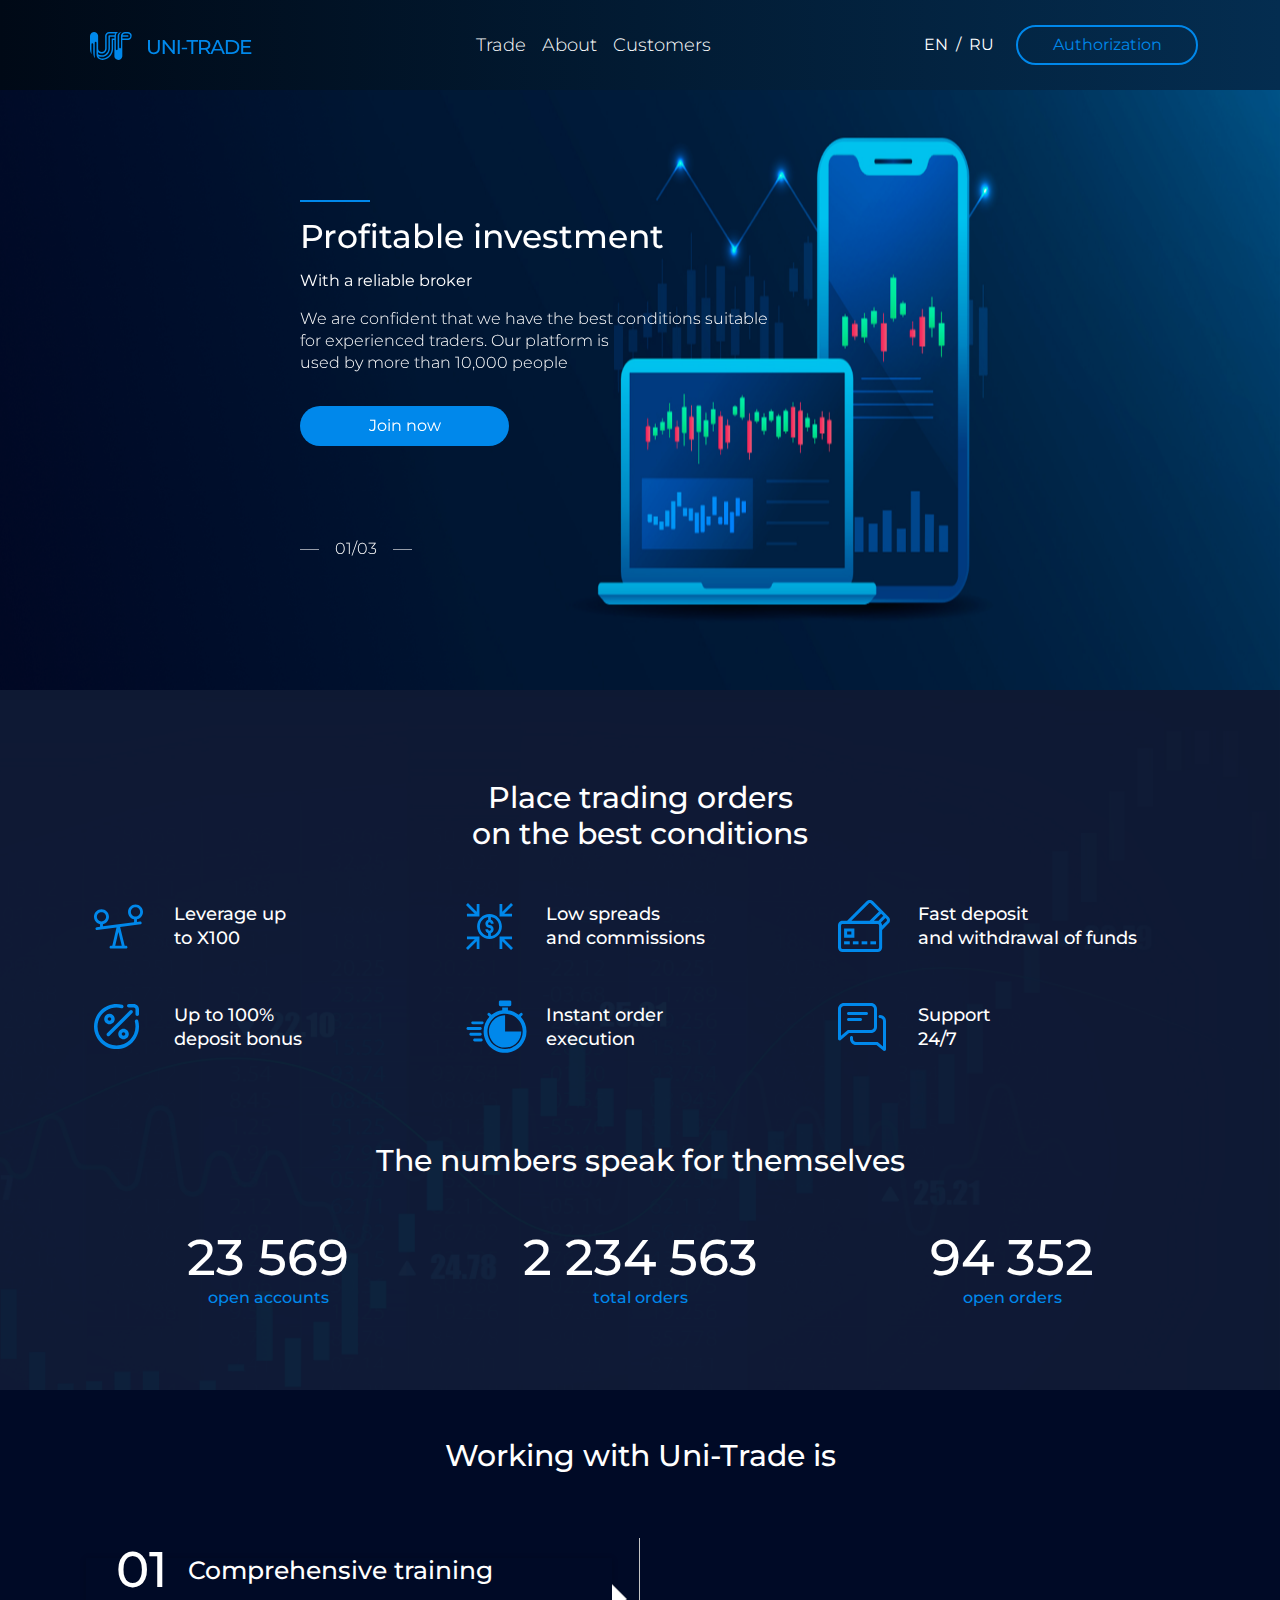
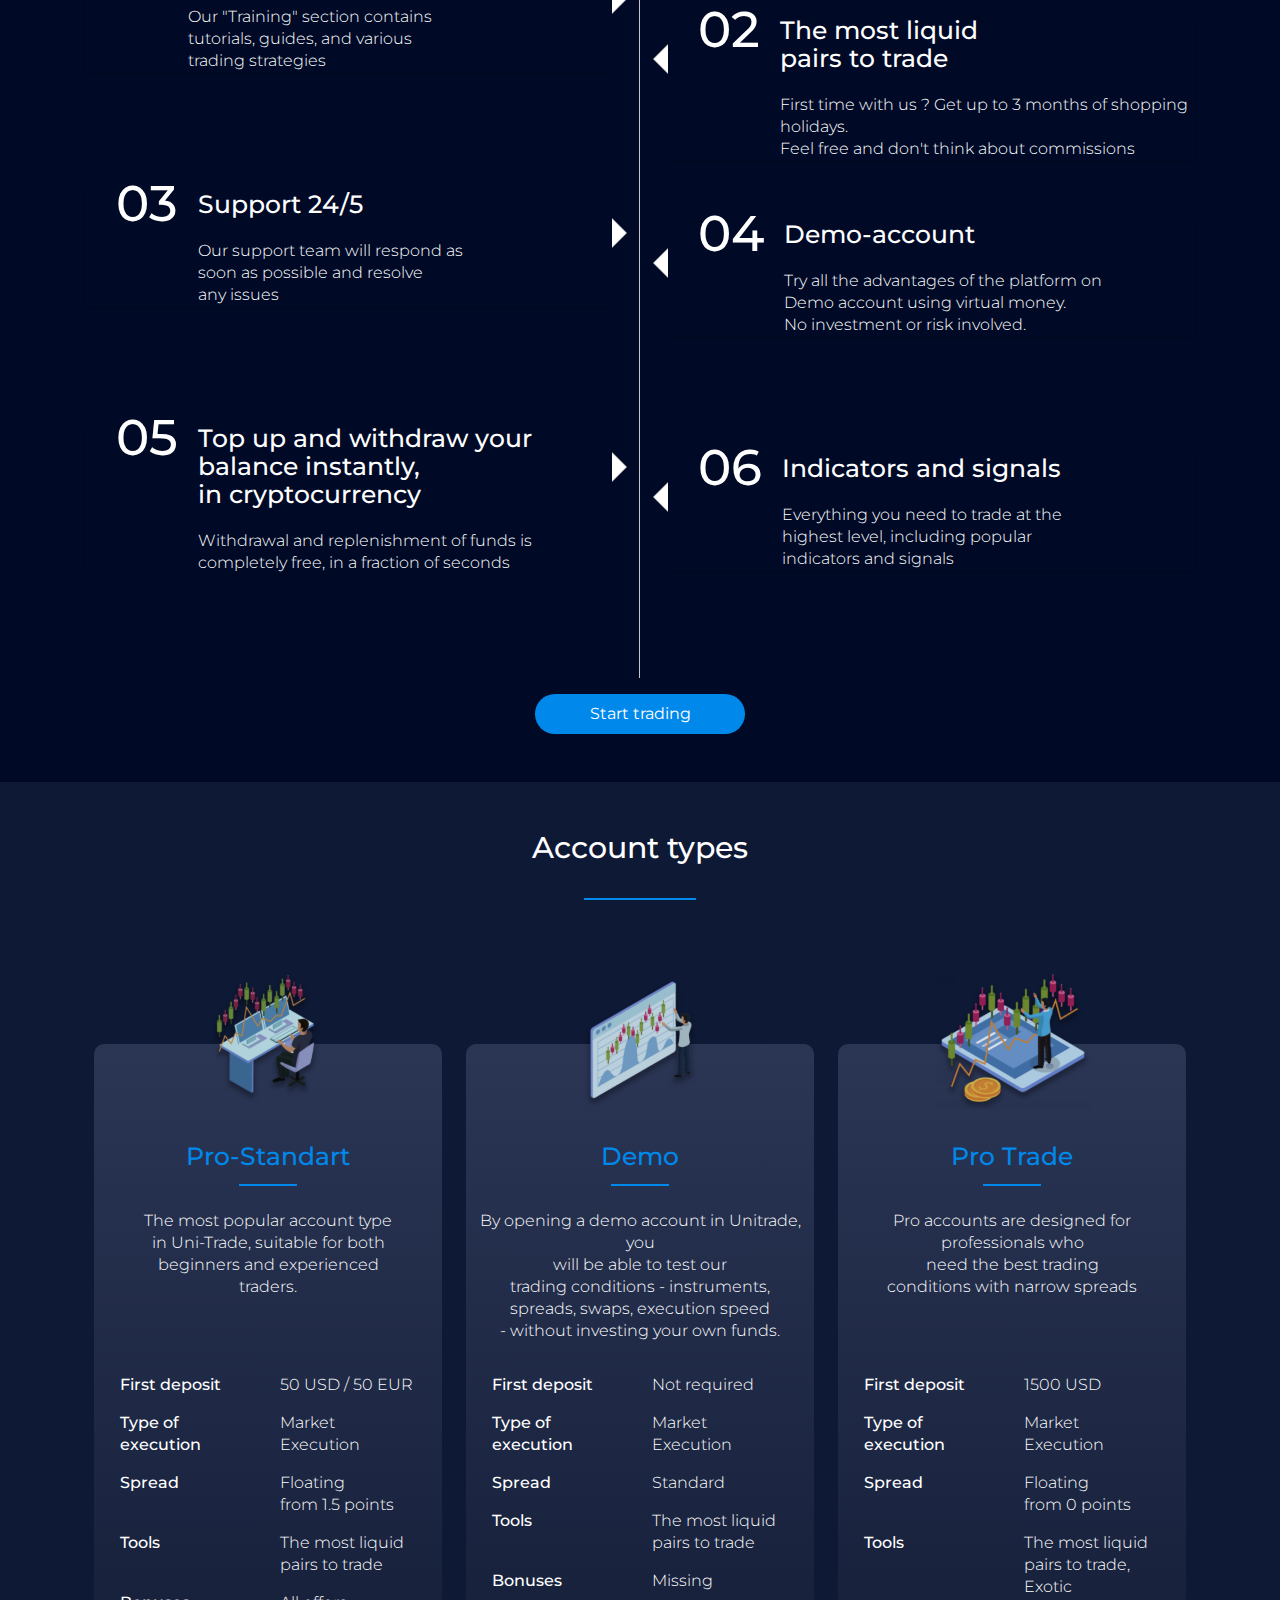
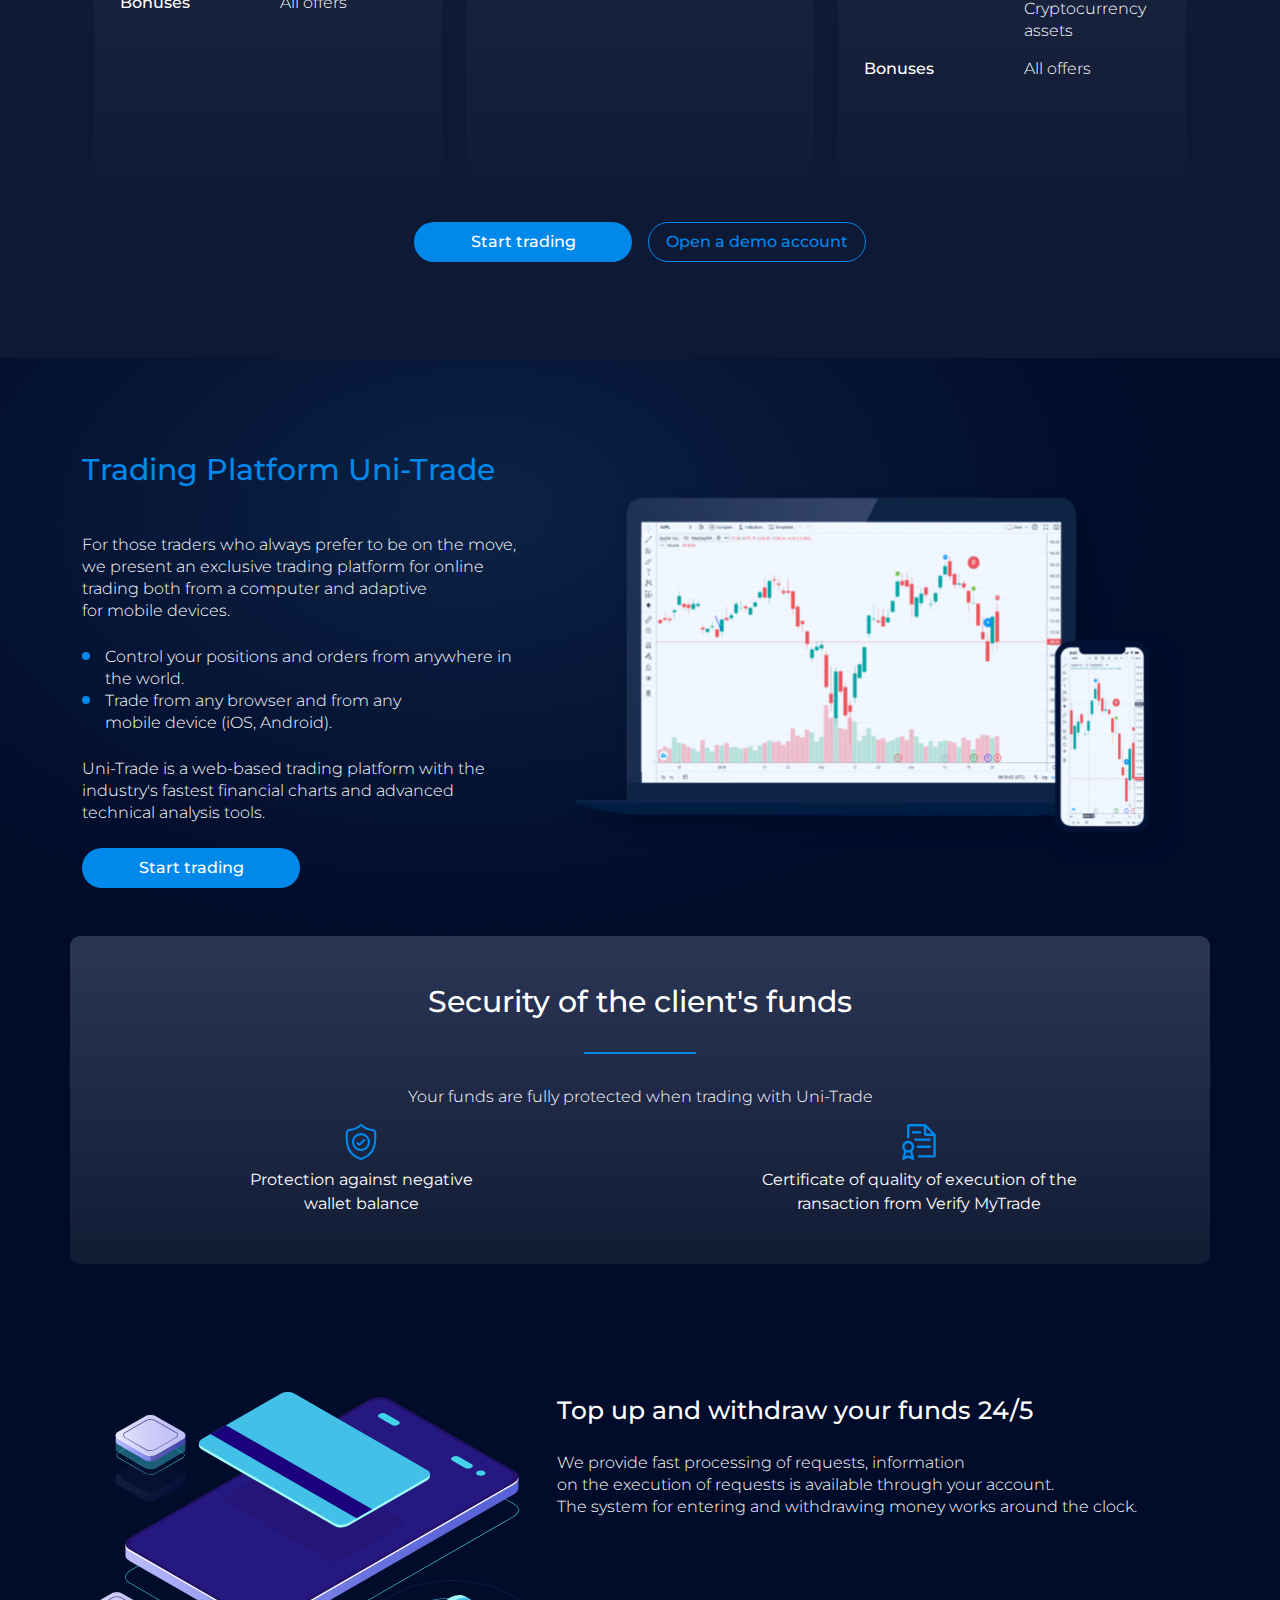
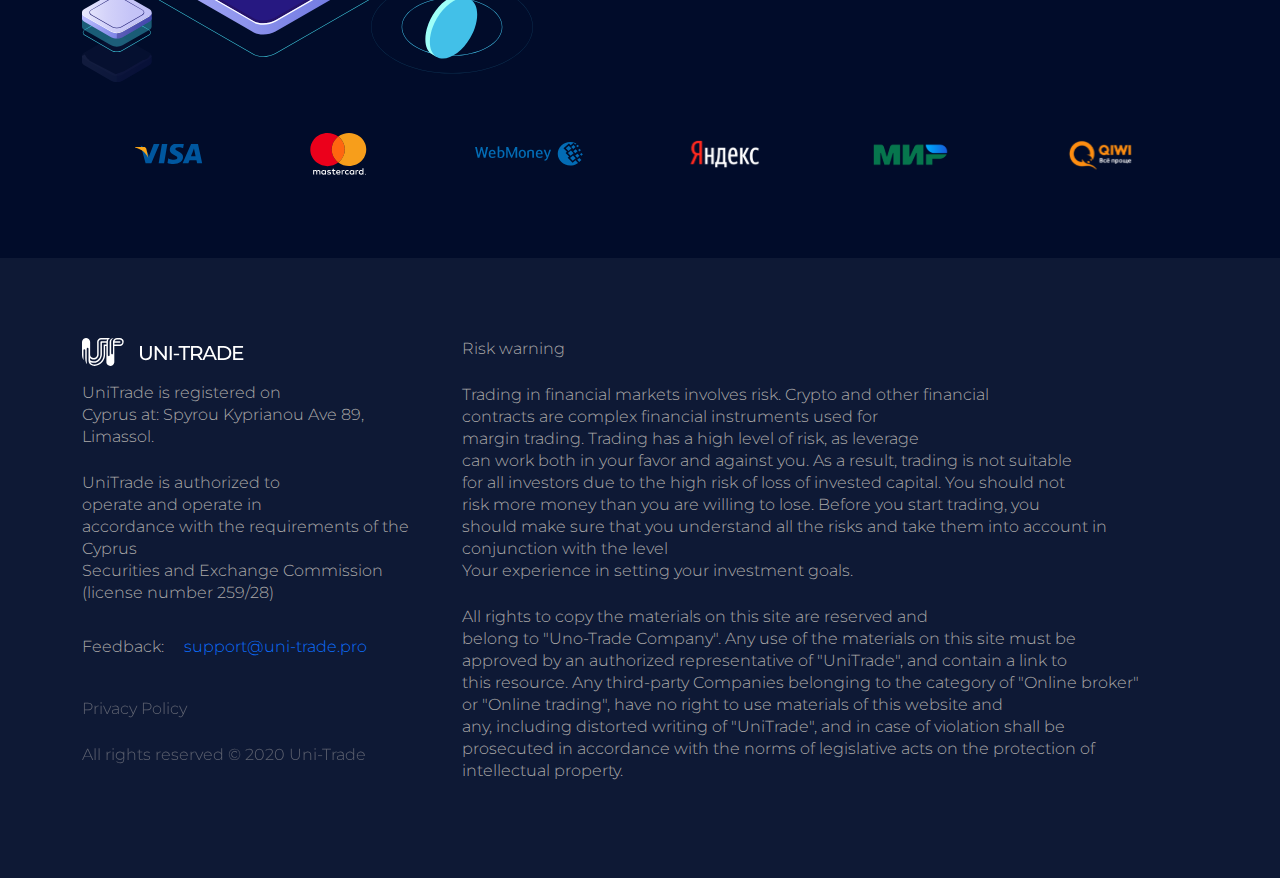
<file: index.html>
<!doctype html>
<html lang="ru">
<head>
	<meta charset="UTF-8">
	<meta name="viewport"
		  content="width=device-width, user-scalable=no, initial-scale=1.0, maximum-scale=1.0, minimum-scale=1.0">
	<meta http-equiv="X-UA-Compatible" content="ie=edge">
	<title>Uni-Trade</title>
	<link rel="stylesheet" href="css/style.css">
	<link rel="stylesheet" href="css/bootstrap.css">
	<link rel="stylesheet" href="css/timeline.css">
	<script src="https://ajax.googleapis.com/ajax/libs/jquery/3.5.1/jquery.min.js"></script>
</head>
<body>

<!-- ШАПКА -->

<div class="modal fade" id="popup" tabindex="-1" aria-labelledby="popup" aria-hidden="true">
	<div class="modal-dialog popup-body mx-xxl-auto mx-xl-auto mx-lg-auto mx-md-auto mx-sm-0 mx-0 mt-sm-0 mt-xxl-5 mt-xl-5 mt-lg-5 mt-md-5 mt-0 mb-0">
		<div class="modal-content bg-transparent border-0">
			<div class="d-flex align-items-center justify-content-center w-100 mb-4 d-flex h-100 flex-column">
				<img class="ms-auto" style="cursor: pointer" src="svg/close-modal.svg" data-bs-dismiss="modal"
					 aria-label="Close"/>
				<span class="popup-header mt-2 mt-sm-2 mt-md-0">
				While you were looking at the site
			</span>
				<div class="container">
					<div class="row  mt-4">
						<div class="col-xxl-6 col-xl-6 col-lg-6 col-md-6 col-sm-12 col-12 d-flex align-items-center justify-content-center flex-column">
						<span class="popup-first-line">
							10:23
						</span>
							<span class="popup-second-line">
							visit time
						</span>
						</div>
						<div class="col-xxl-6 col-xl-6 col-lg-6 col-md-6 col-sm-12 col-12 d-flex flex-column align-items-center justify-content-center">
						<span class="popup-first-line">
							$0
						</span>
							<span class="popup-second-line">
							your earnings
						</span>
						</div>
					</div>
				</div>
				<span class="popup-header mt-4">
				over this time
			</span>
				<div class="container">
					<div class="row mt-5 mb-5">
						<div class="col-xxl-6 col-xl-6 col-lg-6 col-md-6 col-sm-12 col-12 d-flex align-items-center justify-content-center flex-column">
						<span class="popup-first-line">
							6 553
						</span>
							<span class="popup-second-line">
							Traders online
						</span>
						</div>
						<div class="col-xxl-6 col-xl-6 col-lg-6 col-md-6 col-sm-12 col-12 d-flex flex-column align-items-center justify-content-center">
						<span class="popup-first-line">
							$452 150
						</span>
							<span class="popup-second-line">
							traders earned
						</span>
						</div>
					</div>
				</div>
				<a href="https://app.uni-trade.pro">
					<button class="popup-button hover-button">
						Authorization
					</button>
				</a>
			</div>

		</div>
	</div>
</div>


<header>
	<nav class="navbar p-0 navbar-container navbar-expand-lg navbar-light fixed-top">
		<div class="container">
			<a class="navbar-brand ps-xxl-2 ps-xl-2 ps-lg-2 ps-md-0 ps-sm-0 ps-0" href="#">
				<img class="logo" src="svg/logo.svg"/>
			</a>
			<!-- Button trigger modal -->
			<div class="d-xxl-none d-xl-none d-lg-none d-md-flex d-sm-flex d-flex align-items-center justify-content-center">
				<button class="login-button me-3">
					<a style="color: white" href="/">EN</a> &nbsp; / &nbsp; <a style="color: white"
																					 href="ru.html">RU</a>
				</button>
				<a href="https://app.uni-trade.pro">
					<button class="reg-button me-3 d-md-block d-sm-none d-none">
						<span>Authorization</span>
					</button>
				</a>
				<div class="dropdown">
					<button class="toggle-button " data-bs-toggle="dropdown" aria-expanded="false">
						<img src="svg/toggle-menu.svg"/>
					</button>
					<div class="dropdown-menu dropdown-container text-center p-4 dropdown-menu-end">
						<a class=" nav-link-custom nav-link" href="#selling">Trade</a>
						<a class="nav-link nav-link-custom" href="#about">About</a>
						<a class="nav-link nav-link-custom" href="#for_clients">Customers</a>
						<a href="index.html">
							<button class="login-button me-auto ms-auto mt-4">
								<a style="color: white" href="/">EN</a> &nbsp; / &nbsp; <a style="color: white"
																								 href="ru.html">RU</a>
							</button>
						</a>
						<a href="https://app.uni-trade.pro">
							<button class="reg-button mt-4" data-bs-toggle="modal">
								<span>Authorization</span>
							</button>
						</a>
					</div>
				</div>

			</div>
			<div class="collapse navbar-collapse" id="navbarCollapse">
				<ul class="navbar-nav me-auto ms-auto mb-2 mb-md-0">
					<li class="nav-item">
						<a class=" nav-link-custom nav-link" href="#selling">Trade</a>
					</li>
					<li class="nav-item">
						<a class="nav-link nav-link-custom" href="#about">About</a>
					</li>
					<li class="nav-item">
						<a class="nav-link nav-link-custom" href="#for_clients">Customers</a>
					</li>
				</ul>
				<div class="d-flex justify-content-center align-items-center">
					<button class="login-button me-3 ">
						<a style="color: white" href="/">EN</a> &nbsp; / &nbsp; <a style="color: white"
																						 href="ru.html">RU</a>
					</button>
					<a href="https://app.uni-trade.pro">
						<button class="reg-button">
							<span>Authorization</span>
						</button>
					</a>
				</div>

			</div>
		</div>
	</nav>
</header>

<!-- ПЕРВЫЙ БЛОК -->
<main>
	<!--	<div class="container-fluid ">-->
	<div id="carouselExampleCaptions" class="carousel slide carousel-fade h-100 w-100" data-bs-ride="carousel">
		<div class="carousel-inner carousel-inner-custom w-100">
			<div class="carousel-item active h-100 w-100">
				<img src="images/first-bg.png" class="d-block h-100 carousel-img" alt="...">
				<div class="carousel-caption-position">
					<div class="first__text-divider">

					</div>
					<p class="first__header mt-3">
						Profitable investment
					</p>
					<p class="first__second-line">
						With a reliable broker
					</p>
					<p class="first__third-paragraph">
						We are confident that we have the best conditions suitable for experienced traders. Our platform
						is <br/>
						used by more than 10,000 people
					</p>
					<a href="https://app.uni-trade.pro">
						<button class="first__button mt-3 hover-button">
							Join now
						</button>
					</a>
					<div class="carousel-line-position">
						<a href="#carouselExampleCaptions" class="me-3" role="button" data-bs-slide="prev">
							<img src="svg/slide-line.svg"/>
						</a>
						<span>
								01/03
							</span>
						<a href="#carouselExampleCaptions" class="ms-3" role="button" data-bs-slide="next">
							<img src="svg/slide-line.svg"/>
						</a>
					</div>
				</div>
			</div>
			<div class="carousel-item w-100" style="height: 101%">
				<img src="images/first-2.png" class="d-block carousel-img h-100" alt="...">
				<div class="carousel-caption-position">
					<div class="first__text-divider">

					</div>
					<p class="first__header mt-3">
						Get a lifetime <br/>
						CASH BACK
					</p>
					<p class="first__second-line">
						For trade turnover
					</p>
					<p class="first__third-paragraph">
						Each UniTrade client automatically participates <br/>
						in the "Cash back" and "Up to$ 10 to the account balance" programs"
					</p>
					<a href="https://app.uni-trade.pro">
						<button class="first__button mt-3 hover-button">
							Become a customer
						</button>
					</a>
					<div class="carousel-line-position">
						<a href="#carouselExampleCaptions" class="me-3" role="button" data-bs-slide="prev">
							<img src="svg/slide-line.svg"/>
						</a>
						<span>
								02/03
							</span>
						<a href="#carouselExampleCaptions" class="ms-3" role="button" data-bs-slide="next">
							<img src="svg/slide-line.svg"/>
						</a>
					</div>
				</div>
			</div>
			<div class="carousel-item h-100 w-100">
				<img src="images/first-3.png" class="d-block carousel-img h-100" alt="...">
				<div class="carousel-caption-position">
					<div class="first__text-divider">

					</div>
					<p class="first__header mt-3">
						Unique access to trading <br/>
						on cryptocurrency markets
					</p>
					<p class="first__second-line">
						Trade cryptocurrency <br/>
						on special terms and conditions
					</p>
					<div class="first__third-paragraph d-flex flex-column">
						<div class="d-flex align-items-center justify-content-start">
							<img class="fifth__ul-ellipse" src="svg/ul-ellipse.svg" alt="">
							<span class="fifth__ul-text">The most liquid instruments</span>
						</div>
						<div class="d-flex align-items-center justify-content-start">
							<img class="fifth__ul-ellipse" src="svg/ul-ellipse.svg" alt="">
							<span class="fifth__ul-text">Spreads and commission-from 0 points</span>
						</div>
						<div class="d-flex align-items-center justify-content-start">
							<img class="fifth__ul-ellipse" src="svg/ul-ellipse.svg" alt="">
							<span class="fifth__ul-text">Shoulders up to X100</span>
						</div>
					</div>
					<a href="https://app.uni-trade.pro">
						<button class="first__button mt-3 hover-button">
							Start trading
						</button>
					</a>
					<div class="carousel-line-position">
						<a href="#carouselExampleCaptions" class="me-3" role="button" data-bs-slide="prev">
							<img src="svg/slide-line.svg"/>
						</a>
						<span>
								03/03
							</span>
						<a href="#carouselExampleCaptions" class="ms-3" role="button" data-bs-slide="next">
							<img src="svg/slide-line.svg"/>
						</a>
					</div>
				</div>
			</div>
		</div>
	</div>
	<!--	</div>-->

	<div class="container-fluid p-0 second__container" id="selling">
		<div class="container">
			<p class="second__header">
				Place trading orders <br/>
				on the best conditions
			</p>
			<div class="mt-5 container-fluid">
				<div class="row d-flex align-items-center justify-content-center">
					<div class="second__card col-xxl-4 col-xl-4 col-lg-4 col-md-6 col-sm-12 col-12 mt-xxl-0 mt-xl-0 mt-lg-0 mt-md-4 mt-sm-2 mt-0">
						<div>
							<img src="svg/first.svg" alt="">
						</div>
						<p class="m-0">
							Leverage up <br/>
							to X100
						</p>
					</div>
					<div class="second__card col-xxl-4 col-xl-4 col-lg-4 col-md-6 col-sm-12 col-12 mt-xxl-0 mt-xl-0 mt-lg-0 mt-md-4 mt-sm-4 mt-4">
						<div>
							<img src="svg/second.svg" alt="">
						</div>
						<p class="m-0">
							Low spreads <br/>
							and commissions
						</p>
					</div>
					<div class="second__card col-xxl-4 col-xl-4 col-lg-4 col-md-6 col-sm-12 col-12 mt-xxl-0 mt-xl-0 mt-lg-0 mt-md-4 mt-sm-4 mt-4">
						<div>
							<img src="svg/third.svg" alt="">
						</div>
						<p class="m-0">
							Fast deposit <br/>
							and withdrawal of funds
						</p>
					</div>
					<div class="second__card col-xxl-4 col-xl-4 col-lg-4 col-md-6 col-sm-12 col-12 mt-xxl-5 mt-xl-5 mt-lg-5 mt-md-4 mt-sm-4 mt-4">
						<div>
							<img src="svg/fourth.svg" alt="">
						</div>
						<p class="m-0">
							Up to 100% <br/>
							deposit bonus
						</p>
					</div>
					<div class="second__card col-xxl-4 col-xl-4 col-lg-4 col-md-6 col-sm-12 col-12 mt-xxl-5 mt-xl-5 mt-lg-5 mt-md-4 mt-sm-4 mt-4">
						<div>
							<img src="svg/fifth.svg" alt="">
						</div>
						<p class="m-0">
							Instant order <br/>
							execution
						</p>
					</div>
					<div class="second__card col-xxl-4 col-xl-4 col-lg-4 col-md-6 col-sm-12 col-12 mt-xxl-5 mt-xl-5 mt-lg-5 mt-md-4 mt-sm-4 mt-4">
						<div>
							<img src="svg/sixth.svg" alt="">
						</div>
						<p class="m-0">
							Support <br/>
							24/7
						</p>
					</div>
				</div>
			</div>
			<p class="second__header">
				The numbers speak for themselves
			</p>
			<div class="container-fluid mt-5">
				<div class="row mb-4">
					<div class="second__number-card col-xxl-4 col-xl-4 col-lg-4 col-md-4 col-sm-12 col-12">
						<p class="second__number-card-header m-0">
							23 569
						</p>
						<p class="second__number-card-text">
							open accounts
						</p>
					</div>
					<div class="second__number-card col-xxl-4 col-xl-4 col-lg-4 col-md-4 col-sm-12 col-12">
						<p class="second__number-card-header m-0">
							2 234 563
						</p>
						<p class="second__number-card-text">
							total orders
						</p>
					</div>
					<div class="second__number-card col-xxl-4 col-xl-4 col-lg-4 col-md-4 col-sm-12 col-12">
						<p class="second__number-card-header m-0">
							94 352
						</p>
						<p class="second__number-card-text">
							open orders
						</p>
					</div>
				</div>
			</div>
		</div>
	</div>

	<div class="third__container container-fluid p-0" id="about">
		<p class="third__container-header pt-5 pb-5">
			Working with Uni-Trade is
		</p>
		<div class="container align-items-center d-flex flex-column justify-content-center" style="color: white">
			<ul class="timeline">
				<li>
					<div class="timeline-badge primary"><a><i class="glyphicon glyphicon-record" rel="tooltip"></i></a>
					</div>
					<div class="timeline-panel">
						<div class="timeline-heading">
							01
						</div>
						<div class="timeline-body">
							<span class="p-0 timeline-panel-header">
								Comprehensive training
							</span>
							<p class="p-0 timeline-panel-body">
								Our "Training" section contains <br/>
								tutorials, guides, and various <br/>
								trading strategies
							</p>
						</div>
					</div>
				</li>

				<li class="timeline-inverted">
					<div class="timeline-badge primary"><a><i class="glyphicon glyphicon-record" rel="tooltip"></i></a>
					</div>
					<div class="timeline-panel">
						<div class="timeline-heading">
							02
						</div>
						<div class="timeline-body">
							<span class="p-0 timeline-panel-header">
								The most liquid  <br/>
								pairs to trade
							</span>
							<p class="p-0 timeline-panel-body">
								First time with us ? Get up to 3 months of shopping holidays. <br/>
								Feel free and don't think about commissions
							</p>
						</div>
					</div>
				</li>
				<li>
					<div class="timeline-badge primary"><a><i class="glyphicon glyphicon-record" rel="tooltip"></i></a>
					</div>
					<div class="timeline-panel">
						<div class="timeline-heading">
							03
						</div>
						<div class="timeline-body">
							<span class="p-0 timeline-panel-header">
								Support 24/5
							</span>
							<p class="p-0 timeline-panel-body">
								Our support team will respond as <br/>
								soon as possible and resolve <br/>
								any issues
							</p>
						</div>
					</div>
				</li>

				<li class="timeline-inverted">
					<div class="timeline-badge primary"><a><i class="glyphicon glyphicon-record" rel="tooltip"></i></a>
					</div>
					<div class="timeline-panel">
						<div class="timeline-heading">
							04
						</div>
						<div class="timeline-body">
							<span class="p-0 timeline-panel-header">
								Demo-account
							</span>
							<p class="p-0 timeline-panel-body">
								Try all the advantages of the platform on <br/>
								Demo account using virtual money. <br/>
								No investment or risk involved.
							</p>
						</div>
					</div>
				</li>
				<li>
					<div class="timeline-badge primary"><a><i class="glyphicon glyphicon-record" rel="tooltip"></i></a>
					</div>
					<div class="timeline-panel">
						<div class="timeline-heading">
							05
						</div>
						<div class="timeline-body">
							<span class="p-0 timeline-panel-header">
								Top up and withdraw your balance instantly, <br/>
								in cryptocurrency
							</span>
							<p class="p-0 timeline-panel-body">
								Withdrawal and replenishment of funds is <br/>
								completely free, in a fraction of seconds
							</p>
						</div>
					</div>
				</li>

				<li class="timeline-inverted">
					<div class="timeline-badge primary"><a><i class="glyphicon glyphicon-record" rel="tooltip"></i></a>
					</div>
					<div class="timeline-panel">
						<div class="timeline-heading">
							06
						</div>
						<div class="timeline-body">
							<span class="p-0 timeline-panel-header">
								Indicators and signals
							</span>
							<p class="p-0 timeline-panel-body">
								Everything you need to trade at the <br/>
								highest level, including popular <br/>
								indicators and signals
							</p>
						</div>
					</div>
				</li>
				<li class="clearfix" style="float: none;"></li>
			</ul>
			<a href="https://app.uni-trade.pro">
				<button class="third__button mb-5 hover-button">
					Start trading
				</button>
			</a>
		</div>
	</div>

	<div class="fourth__container container-fluid p-0">
		<div class="container d-flex flex-column align-items-center justify-content-center">
			<p class="fourth__container-header mt-5">Account types</p>
			<div class="fourth__container-divider mt-3 mb-xxl-5 mb-xl-5 mb-lg-1 mb-md-1 mb-sm-1 mb-1"></div>
			<div class="container-fluid d-flex flex-column justify-content-center">
				<div class="row mt-xxl-5 mt-xl-5 mt-lg-0 mt-md-0 mt-sm-0 mt-0">
					<div class="mt-5 col-xxl-4 col-xl-4 col-lg-12 col-md-12 col-sm-12 col-12">
						<div class="fourth__card">
							<img src="svg/карт%202%201.svg" alt="" class="fourth__card-image">
							<p class="fourth__card-header">
								Pro-Standart
							</p>
							<div class="fourth__card-divider mb-4">

							</div>
							<span class="fourth__card-body fourth__card-body-width">
								The most popular account type <br
									class="d-xxl-block d-xl-block d-lg-none d-md-none d-sm-block d-block"/>
								in Uni-Trade, suitable for both <br
									class="d-xxl-block d-xl-block d-lg-none d-md-none d-sm-block d-block"/>
								beginners and experienced <br
									class="d-xxl-block d-xl-block d-lg-none d-md-none d-sm-block d-block"/>
								traders.
							</span>
							<div class="container-fluid mt-5 p-md-0 p-xxl-3 p-xl-3 p-lg-3">
								<div class="row text-xxl-start text-xl-start text-lg-start text-md-start text-sm-center text-center">
									<div class="col-xxl-6 col-xl-6 col-lg-3 col-md-4 col-sm-12 col-12 fourth__card-first-column mb-3">
										First deposit
									</div>
									<div class="col-xxl-6 col-xl-6 col-lg-9 col-md-8 col-sm-12 col-12 fourth__card-second-column mb-3">
										50 USD / 50 EUR
									</div>
									<div class="col-xxl-6 col-xl-6 col-lg-3 col-md-4 col-sm-12 col-12 fourth__card-first-column mb-3">
										Type of execution
									</div>
									<div class="col-xxl-6 col-xl-6 col-lg-9 col-md-8 col-sm-12 col-12 fourth__card-second-column mb-3">
										Market Execution
									</div>
									<div class="col-xxl-6 col-xl-6 col-lg-3 col-md-4 col-sm-12 col-12 fourth__card-first-column mb-3">
										Spread
									</div>
									<div class="col-xxl-6 col-xl-6 col-lg-9 col-md-8 col-sm-12 col-12 fourth__card-second-column mb-3">
										Floating <br/>
										from 1.5 points
									</div>
									<div class="col-xxl-6 col-xl-6 col-lg-3 col-md-4 col-sm-12 col-12 fourth__card-first-column mb-3">
										Tools
									</div>
									<div class="col-xxl-6 col-xl-6 col-lg-9 col-md-8 col-sm-12 col-12 fourth__card-second-column mb-3">
										The most liquid <br/>
										pairs to trade
									</div>
									<div class="col-xxl-6 col-xl-6 col-lg-3 col-md-4 col-sm-12 col-12 fourth__card-first-column mb-3">
										Bonuses
									</div>
									<div class="col-xxl-6 col-xl-6 col-lg-9 col-md-8 col-sm-12 col-12 fourth__card-second-column mb-3">
										All offers
									</div>
								</div>
							</div>
						</div>
					</div>
					<div class="mt-5 col-xxl-4 col-xl-4 col-lg-12 col-md-12 col-sm-12 col-12">
						<div class="fourth__card">
							<img src="svg/карт%203%201.svg" alt="" class="fourth__card-image">
							<p class="fourth__card-header">
								Demo
							</p>
							<div class="fourth__card-divider mb-4">

							</div>
							<span class="fourth__card-body fourth__card-body-width">
						 		By opening a demo account in Unitrade, you <br
									class="d-xxl-block d-xl-block d-lg-none d-md-none d-sm-block d-block"/>
								will be able to test our  <br
									class="d-xxl-block d-xl-block d-lg-none d-md-none d-sm-block d-block"/>
								trading conditions - instruments,  <br
									class="d-xxl-block d-xl-block d-lg-none d-md-none d-sm-block d-block"/>
								spreads, swaps, execution speed  <br
									class="d-xxl-block d-xl-block d-lg-none d-md-none d-sm-block d-block"/>
								- without investing your own funds. <br
									class="d-xxl-block d-xl-block d-lg-none d-md-none d-sm-block d-block"/>
						</span>
							<div class="container-fluid mt-5 p-md-0 p-xxl-3 p-xl-3 p-lg-3">
								<div class="row text-xxl-start text-xl-start text-lg-start text-md-start text-sm-center text-center">
									<div class="col-xxl-6 col-xl-6 col-lg-3 col-md-4 col-sm-12 col-12 fourth__card-first-column mb-3">
										First deposit
									</div>
									<div class="col-xxl-6 col-xl-6 col-lg-9 col-md-8 col-sm-12 col-12 fourth__card-second-column mb-3">
										Not required
									</div>
									<div class="col-xxl-6 col-xl-6 col-lg-3 col-md-4 col-sm-12 col-12 fourth__card-first-column mb-3">
										Type of execution
									</div>
									<div class="col-xxl-6 col-xl-6 col-lg-9 col-md-8 col-sm-12 col-12 fourth__card-second-column mb-3">
										Market Execution
									</div>
									<div class="col-xxl-6 col-xl-6 col-lg-3 col-md-4 col-sm-12 col-12 fourth__card-first-column mb-3">
										Spread
									</div>
									<div class="col-xxl-6 col-xl-6 col-lg-9 col-md-8 col-sm-12 col-12 fourth__card-second-column mb-3">
										Standard
									</div>
									<div class="col-xxl-6 col-xl-6 col-lg-3 col-md-4 col-sm-12 col-12 fourth__card-first-column mb-3">
										Tools
									</div>
									<div class="col-xxl-6 col-xl-6 col-lg-9 col-md-8 col-sm-12 col-12 fourth__card-second-column mb-3">
										The most liquid <br/>
										pairs to trade
									</div>
									<div class="col-xxl-6 col-xl-6 col-lg-3 col-md-4 col-sm-12 col-12 fourth__card-first-column mb-3">
										Bonuses
									</div>
									<div class="col-xxl-6 col-xl-6 col-lg-9 col-md-8 col-sm-12 col-12 fourth__card-second-column mb-3">
										Missing
									</div>
								</div>
							</div>
						</div>

					</div>
					<div class="mt-5 col-xxl-4 col-xl-4 col-lg-12 col-md-12 col-sm-12 col-12">
						<div class="fourth__card">
							<img src="svg/карт1%201.svg" alt="" class="fourth__card-image">
							<p class="fourth__card-header">
								Pro Trade
							</p>
							<div class="fourth__card-divider mb-4">

							</div>
							<span class="fourth__card-body fourth__card-body-width">
								Pro accounts are designed for <br
									class="d-xxl-block d-xl-block d-lg-none d-md-none d-sm-block d-block"/>
								professionals who  <br
									class="d-xxl-block d-xl-block d-lg-none d-md-none d-sm-block d-block"/>
								need the best trading  <br
									class="d-xxl-block d-xl-block d-lg-none d-md-none d-sm-block d-block"/>
								conditions with narrow spreads <br
									class="d-xxl-block d-xl-block d-lg-none d-md-none d-sm-block d-block"/>
						</span>
							<div class="container-fluid mt-5 p-md-0 p-xxl-3 p-xl-3 p-lg-3">
								<div class="row text-xxl-start text-xl-start text-lg-start text-md-start text-sm-center text-center">
									<div class="col-xxl-6 col-xl-6 col-lg-3 col-md-4 col-sm-12 col-12 fourth__card-first-column mb-3">
										First deposit
									</div>
									<div class="col-xxl-6 col-xl-6 col-lg-9 col-md-8 col-sm-12 col-12 fourth__card-second-column mb-3">
										1500 USD
									</div>
									<div class="col-xxl-6 col-xl-6 col-lg-3 col-md-4 col-sm-12 col-12 fourth__card-first-column mb-3">
										Type of execution
									</div>
									<div class="col-xxl-6 col-xl-6 col-lg-9 col-md-8 col-sm-12 col-12 fourth__card-second-column mb-3">
										Market Execution
									</div>
									<div class="col-xxl-6 col-xl-6 col-lg-3 col-md-4 col-sm-12 col-12 fourth__card-first-column mb-3">
										Spread
									</div>
									<div class="col-xxl-6 col-xl-6 col-lg-9 col-md-8 col-sm-12 col-12 fourth__card-second-column mb-3">
										Floating <br
											class="d-xxl-block d-xl-block d-lg-none d-md-none d-sm-block d-block"/>
										from 0 points
									</div>
									<div class="col-xxl-6 col-xl-6 col-lg-3 col-md-4 col-sm-12 col-12 fourth__card-first-column mb-3">
										Tools
									</div>
									<div class="col-xxl-6 col-xl-6 col-lg-9 col-md-8 col-sm-12 col-12 fourth__card-second-column mb-3">
										The most liquid <br/>
										pairs to trade, Exotic <br/>
										Cryptocurrency assets
									</div>
									<div class="col-xxl-6 col-xl-6 col-lg-3 col-md-4 col-sm-12 col-12 fourth__card-first-column mb-3">
										Bonuses
									</div>
									<div class="col-xxl-6 col-xl-6 col-lg-9 col-md-8 col-sm-12 col-12 fourth__card-second-column mb-3">
										All offers
									</div>
								</div>
							</div>
						</div>

					</div>
				</div>
				<div class="d-flex align-items-center justify-content-center mb-5 flex-xxl-row flex-xl-row flex-lg-row flex-md-row flex-sm-column flex-column fourth__buttons-container">
					<a href="https://app.uni-trade.pro">
						<button class="hover-button fourth__button-start me-xxl-3 me-xl-3 me-lg-3 me-md-3 me-sm-0 me-0 mb-xxl-5 mb-xl-5 mb-lg-5 mb-md-5 mb-sm-4 mb-4">
							Start trading
						</button>
					</a>
					<a href="https://app.uni-trade.pro">
						<button class="hover-button fourth__button-open mb-5">
							Open a demo account
						</button>
					</a>
				</div>
			</div>
		</div>
	</div>

	<div class="fifth__container container-fluid p-0 ">
		<div class="container mt-5 mb-5">
			<div class="row mt-5">
				<div class="col-xxl-5 col-xl-5 col-lg-5">
					<p class="fifth__header text-xxl-start text-xl-start text-lg-start text-md-center text-center">
						Trading Platform Uni-Trade
					</p>

					<p class="fifth__body mt-5">
						For those traders who always prefer to be on the move, <br
							class="d-xxl-block d-xl-block d-lg-none d-md-none d-sm-block d-block"/>
						we present an exclusive trading platform for online <br
							class="d-xxl-block d-xl-block d-lg-none d-md-none d-sm-block d-block"/>
						trading both from a computer and adaptive <br
							class="d-xxl-block d-xl-block d-lg-none d-md-none d-sm-block d-block"/>
						for mobile devices.
					</p>

					<div class="mt-4">
						<div class="d-flex align-items-center justify-content-start">
							<img class="fifth__ul-ellipse" src="svg/ul-ellipse.svg" alt="">
							<span class="fifth__ul-text">Control your positions and orders from anywhere in the world.</span>
						</div>
						<div class="d-flex align-items-center justify-content-start">
							<img class="fifth__ul-ellipse" src="svg/ul-ellipse.svg" alt="">
							<span class="fifth__ul-text">
								Trade from any browser and from any <br/>
								mobile device (iOS, Android).
							</span>
						</div>
					</div>
					<p class="fifth__body mt-4">
						Uni-Trade is a web-based trading platform with the <br
							class="d-xxl-block d-xl-block d-lg-none d-md-none d-sm-block d-block"/>
						industry's fastest financial charts and advanced <br
							class="d-xxl-block d-xl-block d-lg-none d-md-none d-sm-block d-block"/>
						technical analysis tools.
					</p>
					<a href="https://app.uni-trade.pro">
						<button class="hover-button fourth__button-start mt-4 d-xxl-block d-xl-block d-lg-none d-md-none d-sm-none d-none">
							Start trading
						</button>
					</a>
				</div>
				<div class="col-xxl-7 col-xl-7 col-lg-6 d-flex align-items-center justify-content-center flex-column">
					<img src="svg/fifth-right-col-bg.svg" class="w-100"/>
					<a href="https://app.uni-trade.pro">
						<button class="hover-button fourth__button-start mt-4 d-xxl-none d-xl-none d-lg-block d-md-block d-sm-block d-block">
							Start trading
						</button>
					</a>
				</div>
			</div>
		</div>
	</div>

	<div class="sixth__wrapper container-fluid" id="for_clients">
		<div class="container sixth__container d-flex flex-column align-items-center justify-content-center">
			<p class="sixth__header mt-5">
				Security of the client's funds
			</p>
			<div class="sixth__divider mt-3 mb-3">

			</div>

			<p class="sixth__text mt-3">
				Your funds are fully protected when trading with Uni-Trade
			</p>
			<div class="container-fluid">
				<div class="row">
					<div class="col-xxl-6 col-xl-6 col-lg-6 col-md-6 align-items-center justify-content-center d-flex flex-column text-white text-center">
						<img src="svg/shield%20(1)%201.svg" alt="">
						<span class="mt-2 mb-5">
							Protection against negative <br/>
							wallet balance
						</span>
					</div>
					<div class="col-xxl-6 col-xl-6 col-lg-6 col-md-6 align-items-center justify-content-center d-flex flex-column text-white text-center">
						<img src="svg/certificate%20(1)%202.svg" alt="">
						<span class="mt-2 mb-5">
							 Certificate of quality of execution of the <br/>
							 ransaction from Verify MyTrade
						</span>
					</div>
				</div>
			</div>
		</div>
	</div>

	<div class="seventh__container container-fluid">
		<div class="container">
			<div class="row">
				<div class="col-xxl-5 col-xl-5 col-lg-5 col-md-5 col-sm-12 col-12 mt-5">
					<img src="svg/card-phone.svg" class="w-100" alt="">
				</div>
				<div class="col-xxl-7 col xl-7 col-lg-7 col-md-7 col-sm-12 col-12 mt-5">
					<p class="seventh__header">Top up and withdraw your funds 24/5</p>
					<p class="seventh__text mt-4 mb-4">
						We provide fast processing of requests, information <br/>
						on the execution of requests is available through your account.<br/>
						The system for entering and withdrawing money works around the clock.
					</p>
				</div>
			</div>
			<div class="d-flex align-items-center justify-content-around mt-5 flex-wrap">
				<img src="svg/visa_logo_c%201.svg" class="p-xxl-0 p-xl-0 p-lg-0 p-md-0 p-sm-1 p-1" alt="">
				<img src="svg/mastercard_logo_c%201.svg" class="p-xxl-0 p-xl-0 p-lg-0 p-md-0 p-sm-1 p-1" alt="">
				<img src="svg/webmoney_logo_c%201.svg" class="p-xxl-0 p-xl-0 p-lg-0 p-md-0 p-sm-1 p-1" alt="">
				<img src="svg/yandex_logo_c%201.svg" class="p-xxl-0 p-xl-0 p-lg-0 p-md-0 p-sm-1 p-1" alt="">
				<img src="svg/800px-Mir-logo.SVG%201.svg" class="p-xxl-0 p-xl-0 p-lg-0 p-md-0 p-sm-1 p-1" alt="">
				<img src="svg/qiwi_logo_c%201.svg" class="p-xxl-0 p-xl-0 p-lg-0 p-md-0 p-sm-1 p-1" alt="">
			</div>
		</div>
	</div>

</main>

<footer class="footer__container container-fluid">
	<div class="container">
		<div class="row d-xxl-flex d-xl-flex d-lg-none d-md-none d-sm-none d-none">
			<div class="col-xxl-4 col-xl-4 col-lg-4 d-flex flex-column">
				<img src="svg/white-logo.svg" alt="" class="me-auto">
				<p class="footer__text mt-3">
					UniTrade is registered on <br/>
					Cyprus at: Spyrou Kyprianou Ave 89, <br/>
					Limassol.
				</p>
				<p class="footer__text mt-2">
					UniTrade is authorized to<br/>
					operate and operate in <br/>
					accordance with the requirements of the Cyprus <br/>
					Securities and Exchange Commission <br/>
					(license number 259/28)
				</p>
				<p class="footer__text mt-3">
					Feedback: <a class="ms-3" href="mailto:support@uni-trade.pro">support@uni-trade.pro</a>
				</p>

				<p class="footer__text mt-4" style="opacity: 0.5">
					Privacy Policy
				</p>
				<p class="footer__text mt-2" style="opacity: 0.5">
					All rights reserved © 2020 Uni-Trade
				</p>
			</div>
			<div class="col-xxl-8 col-xl-8 col-lg-8 d-flex flex-column">
				<p class="footer__text">
					Risk warning
				</p>
				<p class="footer__text mt-2">
					Trading in financial markets involves risk. Crypto and other financial<br/>
					contracts are complex financial instruments used for<br/>
					margin trading. Trading has a high level of risk, as leverage <br/>
					can work both in your favor and against you. As a result, trading is not suitable <br/>
					for all investors due to the high risk of loss of invested capital. You should not<br/>
					risk more money than you are willing to lose. Before you start trading, you <br/>
					should make sure that you understand all the risks and take them into account in conjunction with
					the level<br/>
					Your experience in setting your investment goals.
				</p>
				<p class="footer__text mt-2">
					All rights to copy the materials on this site are reserved and<br/>
					belong to "Uno-Trade Company". Any use of the materials on this site must be <br/>
					approved by an authorized representative of "UniTrade", and contain a link to<br/>
					this resource. Any third-party Companies belonging to the category of "Online broker" <br/>
					or "Online trading", have no right to use materials of this website and <br/>
					any, including distorted writing of "UniTrade", and in case of violation shall be <br/>
					prosecuted in accordance with the norms of legislative acts on the protection of <br/>
					intellectual property.
				</p>
			</div>
		</div>
	</div>
	<div class="container-fluid d-xxl-none d-xl-none d-lg-flex d-md-flex d-sm-flex">
		<div class="row ">
			<div class="col-12 d-flex align-items-center justify-content-center  flex-column">
				<img src="svg/white-logo.svg" alt="" class="me-auto ms-auto footer__mob-logo">
				<span class="footer__text mt-4 mb-4">
					Risk warning
				</span>
				<p class="footer__text">
					Trading in financial markets involves risk. Crypto and other financial<br/>
					contracts are complex financial instruments used for<br/>
					margin trading. Trading has a high level of risk, as leverage <br/>
					can work both in your favor and against you. As a result, trading is not suitable <br/>
					for all investors due to the high risk of loss of invested capital. You should not<br/>
					risk more money than you are willing to lose. Before you start trading, you <br/>
					should make sure that you understand all the risks and take them into account in conjunction with
					the level<br/>
					Your experience in setting your investment goals.
				</p>
				<p class="footer__text">
					Все права на копирование материалов данного сайта защищены и принадлежат "Uni-Trade". Любое
					использование материалов данного сайта должно быть согласовано с уполномоченным представителем
					"Uni-Trade", и содержать ссылку на настоящий ресурс. Любые сторонние Компании, относящиеся к
					категориям "Online broker" или "Online trading", не имеют права использовать как материалы данного
					сайта, так и любые, в том числе и искаженные написания "Uni-Trade", и в случае нарушения подлежат
					преследованию в соответствии с нормами законодательных актов о защите интеллектуальной
					собственности.
				</p>
				<p class="footer__text">
					UniTrade is registered on
					Cyprus at: Spyrou Kyprianou Ave 89,
					Limassol.
				</p>
				<p class="footer__text">
					UniTrade is authorized to
					operate and operate in
					accordance with the requirements of the Cyprus
					Securities and Exchange Commission
					(license number 259/28)
				</p>

				<p class="footer__text footer_text_center">
					Feedback: <br class="d-xxl-none d-xl-none d-lg-none d-md-none d-sm-block d-block"/>
					<a class="ms-3">support@uni-trade.pro</a>
				</p>
				<a href="/">
					<p class="footer__text footer_grey footer_text_center">
						Privacy Policy
					</p>
				</a>
				<p class="footer__text footer_grey footer_text_center">
					All rights reserved © <br class="d-xxl-none d-xl-none d-lg-none d-md-none d-sm-block d-block"/> 2020
					Uni-Trade
				</p>
			</div>

		</div>
	</div>
</footer>


<script src="js/bootstrap.js"></script>
<script src="js/script.js"></script>
</body>
</html>
</file>
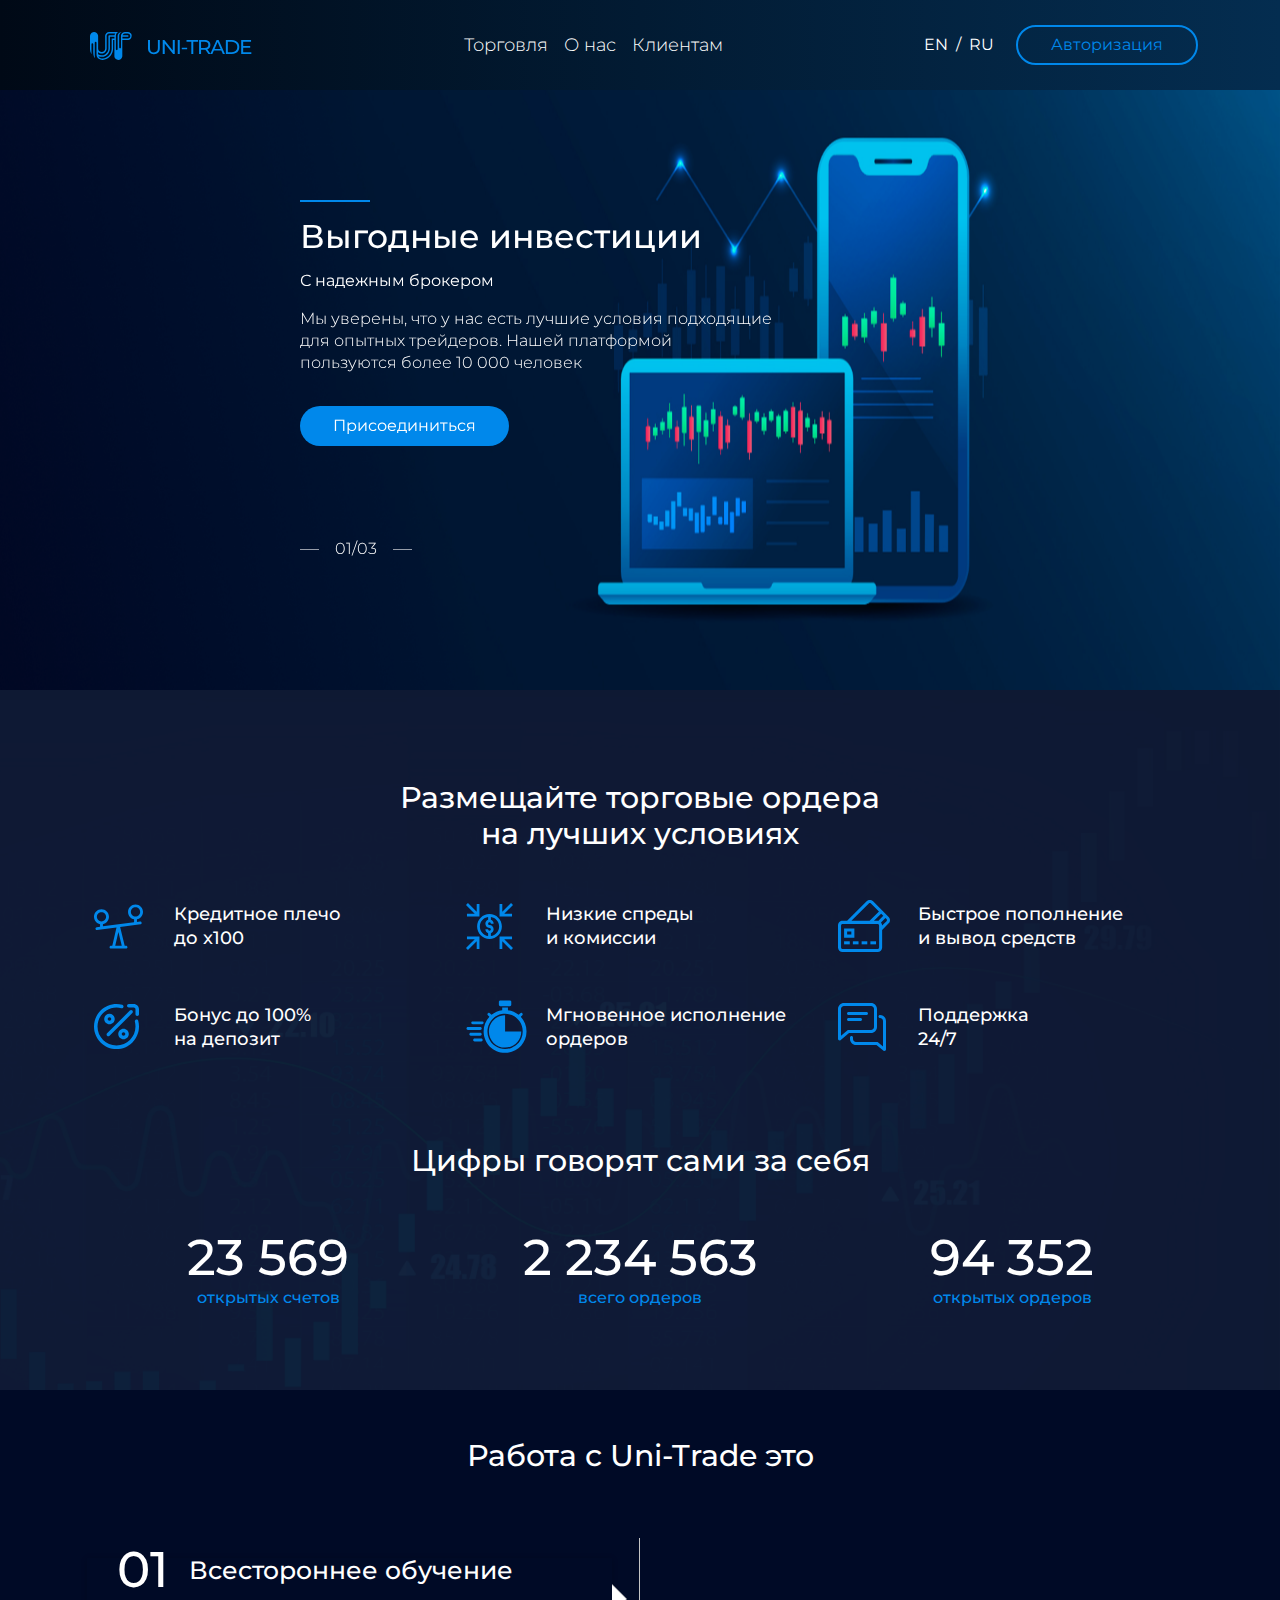
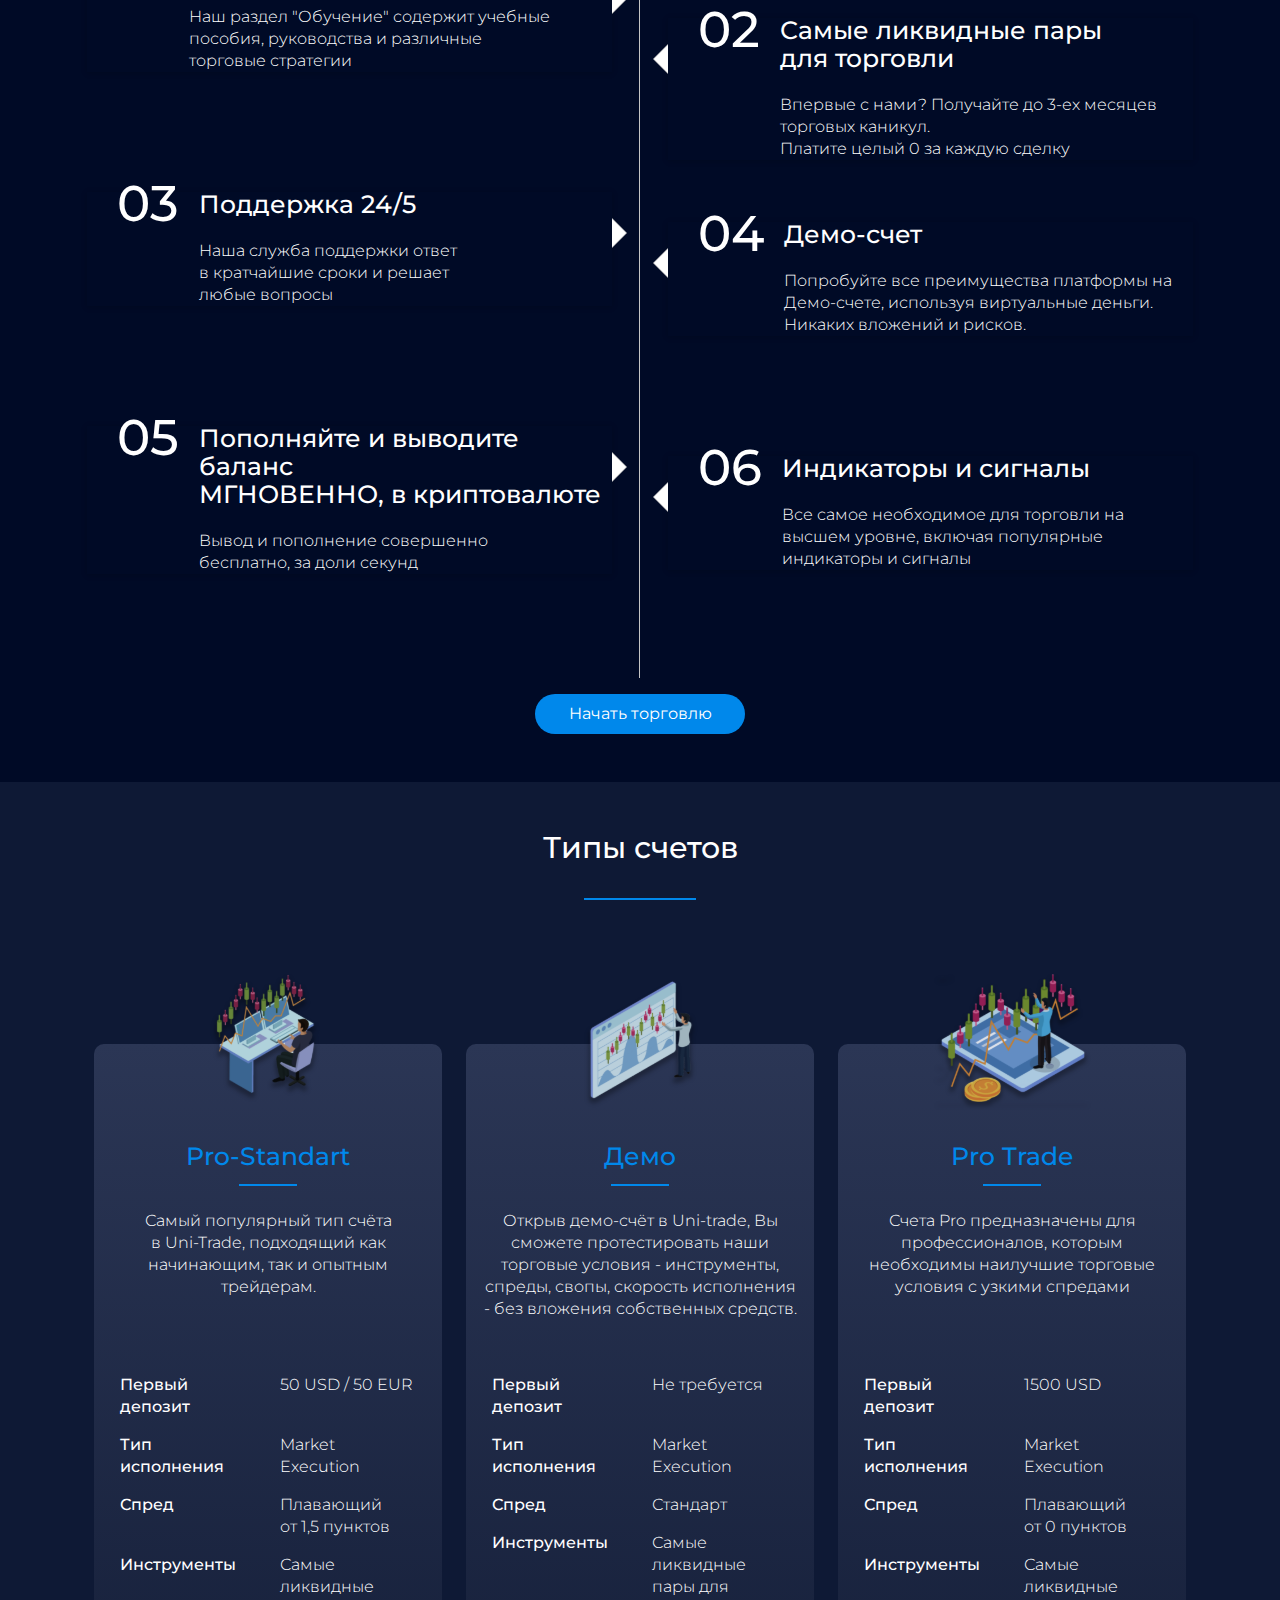
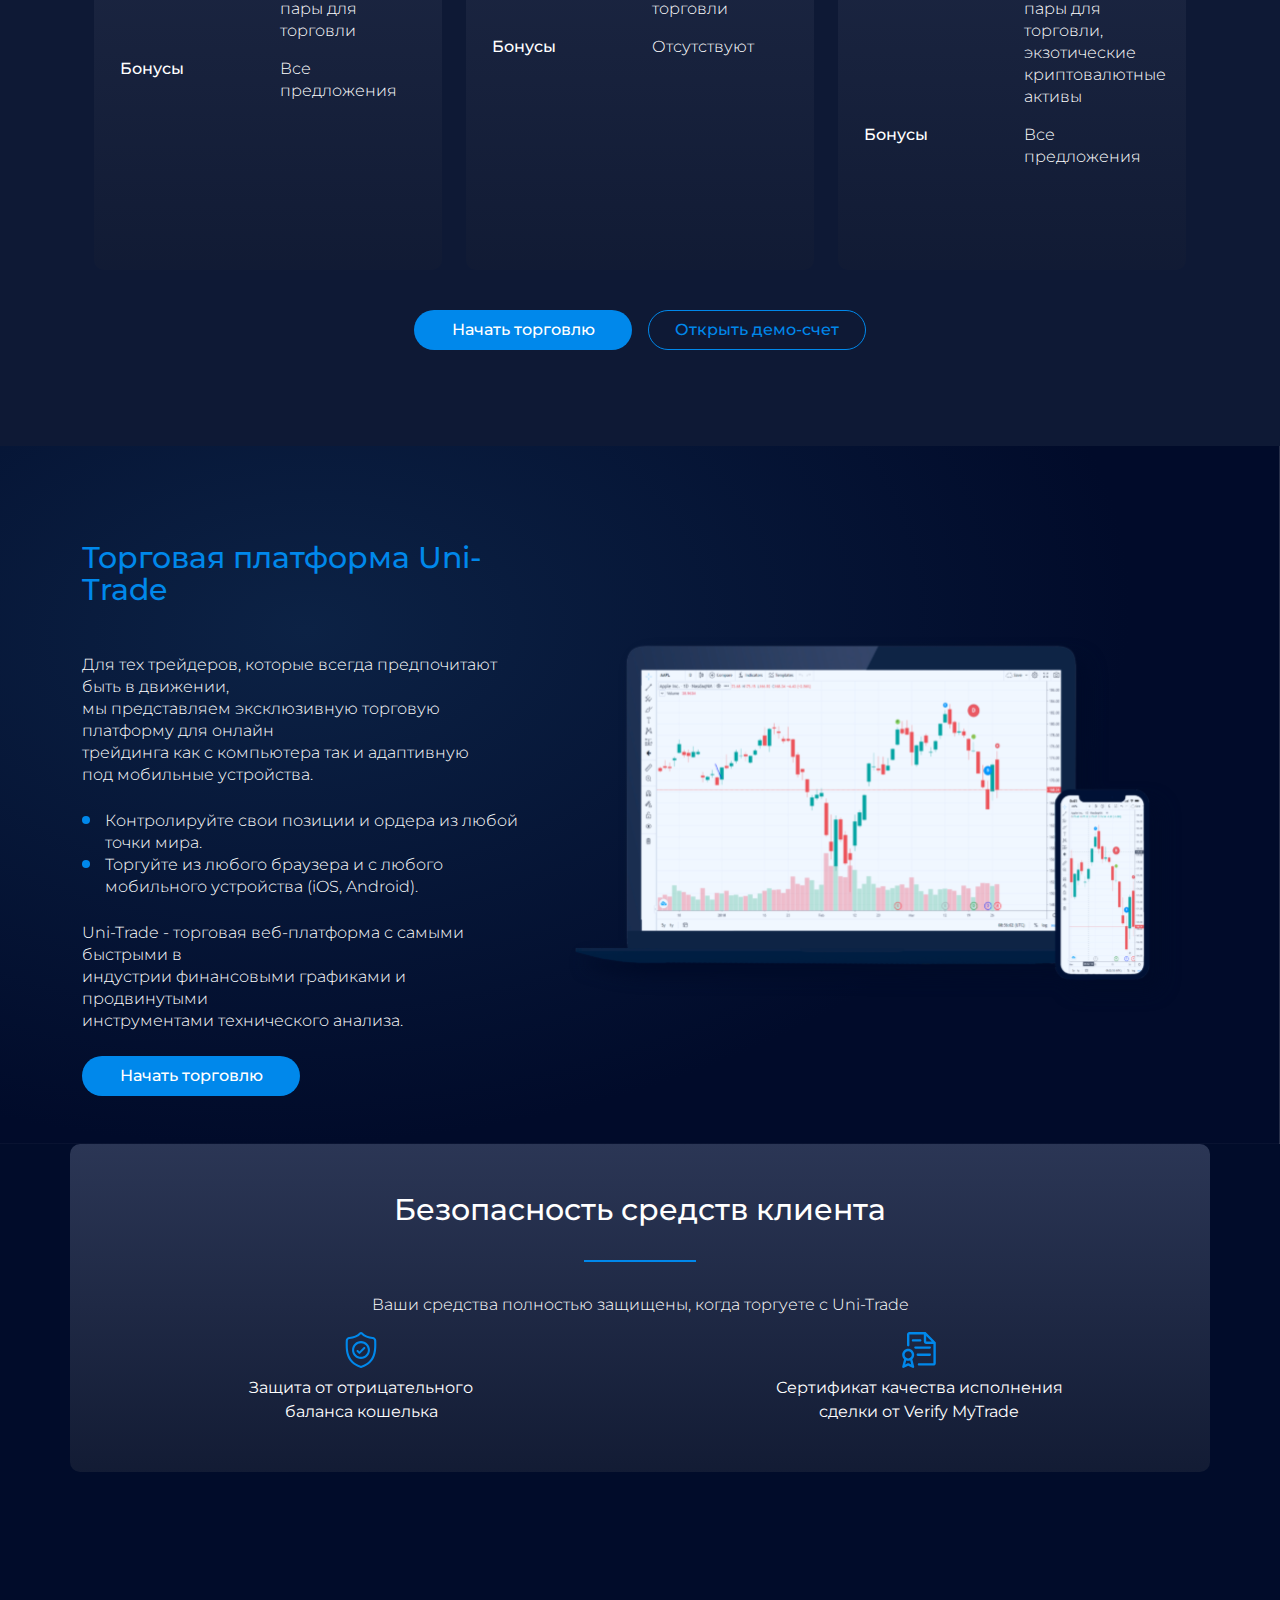
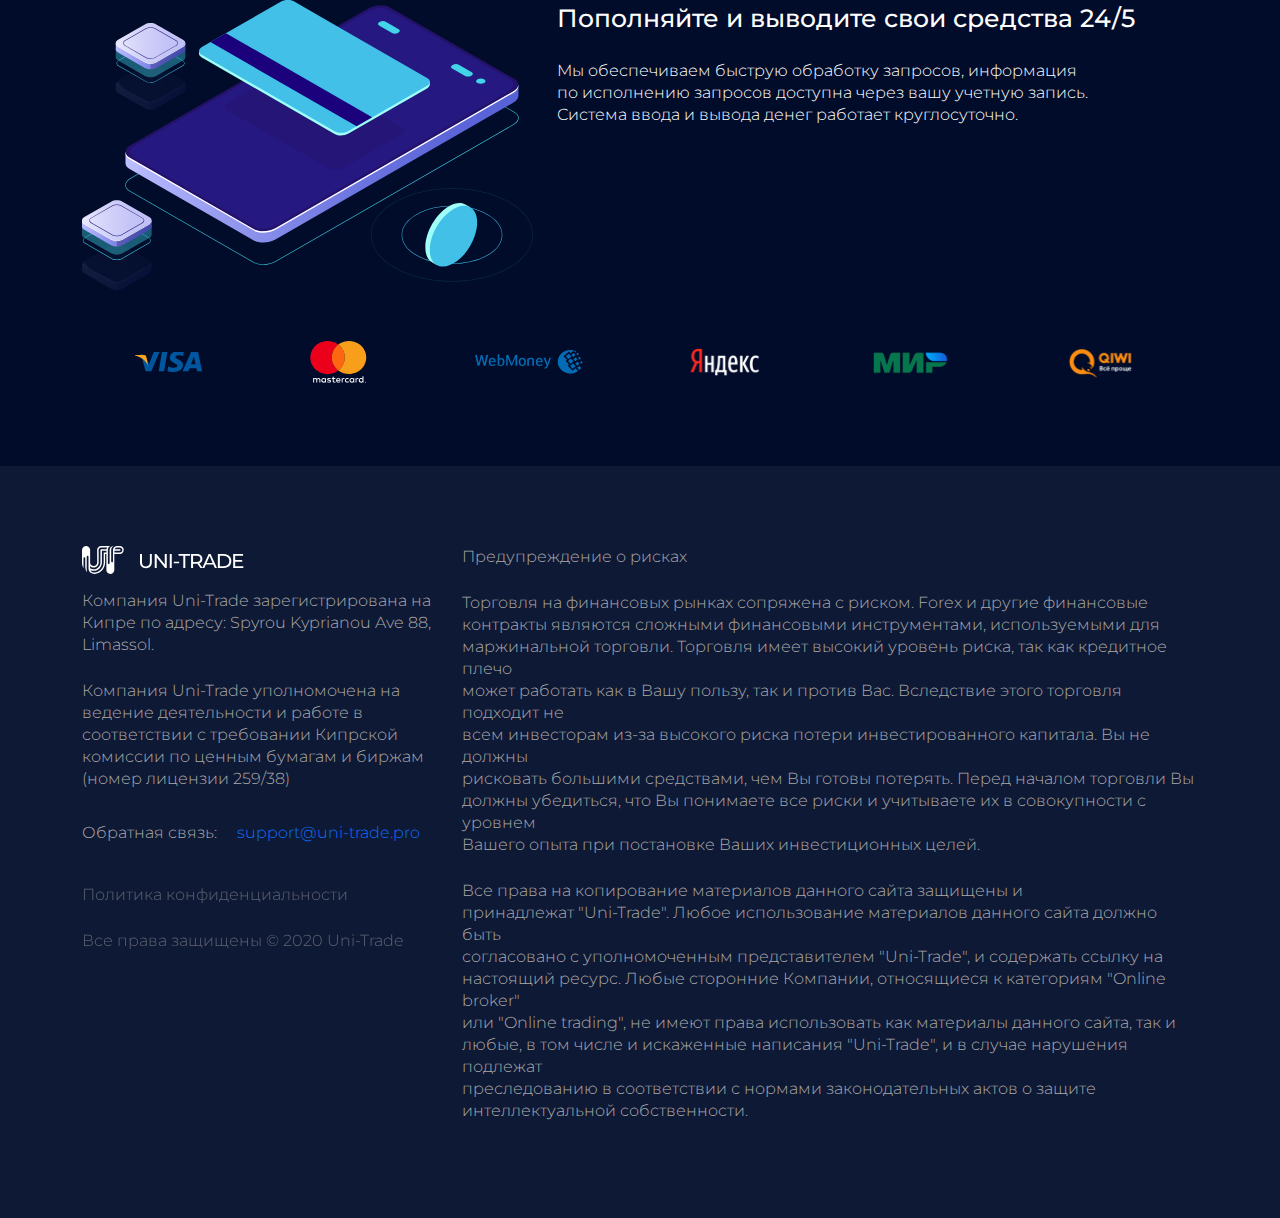
<file: ru.html>
<!doctype html>
<html lang="ru">
<head>
	<meta charset="UTF-8">
	<meta name="viewport"
		  content="width=device-width, user-scalable=no, initial-scale=1.0, maximum-scale=1.0, minimum-scale=1.0">
	<meta http-equiv="X-UA-Compatible" content="ie=edge">
	<title>Uni-Trade</title>
	<link rel="stylesheet" href="css/style.css">
	<link rel="stylesheet" href="css/bootstrap.css">
	<link rel="stylesheet" href="css/timeline.css">
	<script src="https://ajax.googleapis.com/ajax/libs/jquery/3.5.1/jquery.min.js"></script>
</head>
<body>

<!-- ШАПКА -->

<div class="modal fade" id="popup" tabindex="-1" aria-labelledby="popup" aria-hidden="true">
	<div class="modal-dialog popup-body mx-xxl-auto mx-xl-auto mx-lg-auto mx-md-auto mx-sm-0 mx-0 mt-sm-0 mt-xxl-5 mt-xl-5 mt-lg-5 mt-md-5 mt-0 mb-0">
		<div class="modal-content bg-transparent border-0">
			<div class="d-flex align-items-center justify-content-center w-100 mb-4 d-flex h-100 flex-column">
				<img class="ms-auto" style="cursor: pointer" src="svg/close-modal.svg" data-bs-dismiss="modal"
					 aria-label="Close"/>
				<span class="popup-header mt-2 mt-sm-2 mt-md-0">
				Пока Вы смотрели сайт
			</span>
				<div class="container">
					<div class="row  mt-4">
						<div class="col-xxl-6 col-xl-6 col-lg-6 col-md-6 col-sm-12 col-12 d-flex align-items-center justify-content-center flex-column">
						<span class="popup-first-line">
							10:23
						</span>
							<span class="popup-second-line">
							Время посещения
						</span>
						</div>
						<div class="col-xxl-6 col-xl-6 col-lg-6 col-md-6 col-sm-12 col-12 d-flex flex-column align-items-center justify-content-center">
						<span class="popup-first-line">
							$0
						</span>
							<span class="popup-second-line">
							Ваш заработок
						</span>
						</div>
					</div>
				</div>
				<span class="popup-header mt-4">
				за это время
			</span>
				<div class="container">
					<div class="row mt-5 mb-5">
						<div class="col-xxl-6 col-xl-6 col-lg-6 col-md-6 col-sm-12 col-12 d-flex align-items-center justify-content-center flex-column">
						<span class="popup-first-line">
							6 553
						</span>
							<span class="popup-second-line">
							Трейдеров онлайн
						</span>
						</div>
						<div class="col-xxl-6 col-xl-6 col-lg-6 col-md-6 col-sm-12 col-12 d-flex flex-column align-items-center justify-content-center">
						<span class="popup-first-line">
							$452 150
						</span>
							<span class="popup-second-line">
							Трейдеры заработали
						</span>
						</div>
					</div>
				</div>
				<button class="popup-button hover-button" data-bs-toggle="modal" data-bs-target="#exampleModal">
					Зарегистрироваться
				</button>
			</div>

		</div>
	</div>
</div>


<div class="modal fade" id="exampleModal" tabindex="-1" aria-labelledby="exampleModalLabel" aria-hidden="true">
	<div class="modal-dialog modal-dialog-centered modal-content-width">
		<div class="modal-content">
			<div class="modal-body">
				<div class="d-flex align-items-center justify-content-end w-100 mb-4 d-md-none d-sm-flex d-flex">
					<img class="ms-auto" style="cursor: pointer" src="svg/close-modal.svg" data-bs-dismiss="modal"
						 aria-label="Close"/>
				</div>
				<ul class="nav nav-tabs border-0" id="myTab" role="tablist">
					<li class="nav-item" role="presentation">
						<a class="nav-link active p-1 ps-0" id="home-tab" data-bs-toggle="tab" href="#home" role="tab"
						   aria-controls="home" aria-selected="true">
							<button class="modal-header-button">
								Регистрация
							</button>
						</a>
					</li>

					<li class="nav-item" role="presentation">
						<a class="nav-link w-100 p-1 pe-0" id="profile-tab" data-bs-toggle="tab" href="#profile"
						   role="tab"
						   aria-controls="profile" aria-selected="false">
							<button class="modal-header-button">
								Вход
							</button>
						</a>
					</li>
				</ul>

				<div class="tab-content" id="myTabContent">
					<div class="tab-pane fade show active" id="home" role="tabpanel" aria-labelledby="home-tab">
						<input type="text" placeholder="Введите логин" class="modal-input mt-3"/>
						<input type="email" placeholder="Введите Email" class="modal-input mt-3"/>
						<input type="password" placeholder="Придумайте пароль" class="modal-input mt-3"/>
						<input type="password" placeholder="Подтвердите пароль" class="modal-input mt-3"/>
						<div class="form-check mt-3">
							<input class="form-check-input modal-checkbox" type="checkbox" value=""
								   id="flexCheckChecked">
							<label class=" modal-label" for="flexCheckChecked">
								Соглашаюсь на обработку данных
							</label>
						</div>
						<button class="modal-button mt-3 hover-button">
							Зарегистрироваться
						</button>
					</div>
					<div class="tab-pane fade" id="profile" role="tabpanel" aria-labelledby="profile-tab">
						<input type="email" placeholder="Введите Email" class="modal-input mt-3"/>
						<input type="password" placeholder="Введите пароль" class="modal-input mt-3"/>
						<div class="form-check mt-3">
							<input class="form-check-input modal-checkbox" type="checkbox" value=""
								   id="flexCheckChecked1">
							<label class=" modal-label" for="flexCheckChecked">
								Соглашаюсь на обработку данных
							</label>
						</div>
						<button class="modal-button mt-3 hover-button">
							Войти
						</button>
					</div>
				</div>
			</div>
		</div>
	</div>
</div>

<header>
	<nav class="navbar p-0 navbar-container navbar-expand-lg navbar-light fixed-top">
		<div class="container">
			<a class="navbar-brand ps-xxl-2 ps-xl-2 ps-lg-2 ps-md-0 ps-sm-0 ps-0" href="#">
				<img class="logo" src="svg/logo.svg"/>
			</a>
			<!-- Button trigger modal -->
			<div class="d-xxl-none d-xl-none d-lg-none d-md-flex d-sm-flex d-flex align-items-center justify-content-center">
				<button class="login-button me-3">
					<a style="color: white" href="index.html">EN</a> &nbsp; / &nbsp; <a style="color: white"
																					 href="ru.html">RU</a>
				</button>
				<a href="https://app.uni-trade.pro">
					<button class="reg-button me-3 d-md-block d-sm-none d-none">
						<span>Авторизация</span>
					</button>
				</a>
				<div class="dropdown">
					<button class="toggle-button " data-bs-toggle="dropdown" aria-expanded="false">
						<img src="svg/toggle-menu.svg"/>
					</button>
					<div class="dropdown-menu dropdown-container text-center p-4 dropdown-menu-end">
						<a class=" nav-link-custom nav-link" href="#selling">Торговля</a>
						<a class="nav-link nav-link-custom" href="#about">О нас</a>
						<a class="nav-link nav-link-custom" href="#for_clients">Клиентам</a>
						<a href="index.html">
							<button class="login-button me-auto ms-auto mt-4">
								<a style="color: white" href="index.html">EN</a> &nbsp; / &nbsp; <a style="color: white"
																								 href="ru.html">RU</a>
							</button>
						</a>
						<a href="https://app.uni-trade.pro">
							<button class="reg-button mt-4" data-bs-toggle="modal">
								<span>Авторизация</span>
							</button>
						</a>
					</div>
				</div>

			</div>
			<div class="collapse navbar-collapse" id="navbarCollapse">
				<ul class="navbar-nav me-auto ms-auto mb-2 mb-md-0">
					<li class="nav-item">
						<a class=" nav-link-custom nav-link" href="#selling">Торговля</a>
					</li>
					<li class="nav-item">
						<a class="nav-link nav-link-custom" href="#about">О нас</a>
					</li>
					<li class="nav-item">
						<a class="nav-link nav-link-custom" href="#for_clients">Клиентам</a>
					</li>
				</ul>
				<div class="d-flex justify-content-center align-items-center">
					<button class="login-button me-3 ">
						<a style="color: white" href="index.html">EN</a> &nbsp; / &nbsp; <a style="color: white"
																						 href="ru.html">RU</a>
					</button>
					<a href="https://app.uni-trade.pro">
						<button class="reg-button">
							<span>Авторизация</span>
						</button>
					</a>
				</div>

			</div>
		</div>
	</nav>
</header>

<!-- ПЕРВЫЙ БЛОК -->
<main>
	<!--	<div class="container-fluid ">-->
	<div id="carouselExampleCaptions" class="carousel slide carousel-fade h-100 w-100" data-bs-ride="carousel">
		<div class="carousel-inner carousel-inner-custom w-100">
			<div class="carousel-item active h-100 w-100">
				<img src="images/first-bg.png" class="d-block h-100 carousel-img" alt="...">
				<div class="carousel-caption-position">
					<div class="first__text-divider">

					</div>
					<p class="first__header mt-3">
						Выгодные инвестиции
					</p>
					<p class="first__second-line">
						С надежным брокером
					</p>
					<p class="first__third-paragraph">
						Мы уверены, что у нас есть лучшие условия подходящие
						для опытных трейдеров. Нашей платформой <br/>
						пользуются более 10 000 человек
					</p>
					<a href="https://app.uni-trade.pro">
						<button class="first__button mt-3 hover-button">
							Присоединиться
						</button>
					</a>
					<div class="carousel-line-position">
						<a href="#carouselExampleCaptions" class="me-3" role="button" data-bs-slide="prev">
							<img src="svg/slide-line.svg"/>
						</a>
						<span>
								01/03
							</span>
						<a href="#carouselExampleCaptions" class="ms-3" role="button" data-bs-slide="next">
							<img src="svg/slide-line.svg"/>
						</a>
					</div>
				</div>
			</div>
			<div class="carousel-item w-100" style="height: 101%">
				<img src="images/first-2.png" class="d-block carousel-img h-100" alt="...">
				<div class="carousel-caption-position">
					<div class="first__text-divider">

					</div>
					<p class="first__header mt-3">
						Получай пожизненный <br/>
						CASHBACK
					</p>
					<p class="first__second-line">
						За торговый оборот
					</p>
					<p class="first__third-paragraph">
						Каждый клиент Uni-Trade автоматически участвует <br/>
						в программах "Cashback" и "До 10$ на баланс счета"
					</p>
					<a href="https://app.uni-trade.pro">
						<button class="first__button mt-3 hover-button">
							Стать клиентом
						</button>
					</a>
					<div class="carousel-line-position">
						<a href="#carouselExampleCaptions" class="me-3" role="button" data-bs-slide="prev">
							<img src="svg/slide-line.svg"/>
						</a>
						<span>
								02/03
							</span>
						<a href="#carouselExampleCaptions" class="ms-3" role="button" data-bs-slide="next">
							<img src="svg/slide-line.svg"/>
						</a>
					</div>
				</div>
			</div>
			<div class="carousel-item h-100 w-100">
				<img src="images/first-3.png" class="d-block carousel-img h-100" alt="...">
				<div class="carousel-caption-position">
					<div class="first__text-divider">

					</div>
					<p class="first__header mt-3">
						Уникальный доступ к торговле <br/>
						на криптовалютных рынках
					</p>
					<p class="first__second-line">
						Торгуйте криптовалютой <br/>
						на особых условиях
					</p>
					<div class="first__third-paragraph d-flex flex-column">
						<div class="d-flex align-items-center justify-content-start">
							<img class="fifth__ul-ellipse" src="svg/ul-ellipse.svg" alt="">
							<span class="fifth__ul-text">Самые ликвидные инструменты</span>
						</div>
						<div class="d-flex align-items-center justify-content-start">
							<img class="fifth__ul-ellipse" src="svg/ul-ellipse.svg" alt="">
							<span class="fifth__ul-text">Спреды и комиссия - от 0 пунктов</span>
						</div>
						<div class="d-flex align-items-center justify-content-start">
							<img class="fifth__ul-ellipse" src="svg/ul-ellipse.svg" alt="">
							<span class="fifth__ul-text">Плечи до x100</span>
						</div>
					</div>
					<a href="https://app.uni-trade.pro">
						<button class="first__button mt-3 hover-button">
							Начать торговлю
						</button>
					</a>
					<div class="carousel-line-position">
						<a href="#carouselExampleCaptions" class="me-3" role="button" data-bs-slide="prev">
							<img src="svg/slide-line.svg"/>
						</a>
						<span>
								03/03
							</span>
						<a href="#carouselExampleCaptions" class="ms-3" role="button" data-bs-slide="next">
							<img src="svg/slide-line.svg"/>
						</a>
					</div>
				</div>
			</div>
		</div>
	</div>
	<!--	</div>-->

	<div class="container-fluid p-0 second__container" id="selling">
		<div class="container">
			<p class="second__header">
				Размещайте торговые ордера <br/>
				на лучших условиях
			</p>
			<div class="mt-5 container-fluid">
				<div class="row d-flex align-items-center justify-content-center">
					<div class="second__card col-xxl-4 col-xl-4 col-lg-4 col-md-6 col-sm-12 col-12 mt-xxl-0 mt-xl-0 mt-lg-0 mt-md-4 mt-sm-2 mt-0">
						<div>
							<img src="svg/first.svg" alt="">
						</div>
						<p class="m-0">
							Кредитное плечо <br/>
							до x100
						</p>
					</div>
					<div class="second__card col-xxl-4 col-xl-4 col-lg-4 col-md-6 col-sm-12 col-12 mt-xxl-0 mt-xl-0 mt-lg-0 mt-md-4 mt-sm-4 mt-4">
						<div>
							<img src="svg/second.svg" alt="">
						</div>
						<p class="m-0">
							Низкие спреды <br/>
							и комиссии
						</p>
					</div>
					<div class="second__card col-xxl-4 col-xl-4 col-lg-4 col-md-6 col-sm-12 col-12 mt-xxl-0 mt-xl-0 mt-lg-0 mt-md-4 mt-sm-4 mt-4">
						<div>
							<img src="svg/third.svg" alt="">
						</div>
						<p class="m-0">
							Быстрое пополнение <br/>
							и вывод средств
						</p>
					</div>
					<div class="second__card col-xxl-4 col-xl-4 col-lg-4 col-md-6 col-sm-12 col-12 mt-xxl-5 mt-xl-5 mt-lg-5 mt-md-4 mt-sm-4 mt-4">
						<div>
							<img src="svg/fourth.svg" alt="">
						</div>
						<p class="m-0">
							Бонус до 100% <br/>
							на депозит
						</p>
					</div>
					<div class="second__card col-xxl-4 col-xl-4 col-lg-4 col-md-6 col-sm-12 col-12 mt-xxl-5 mt-xl-5 mt-lg-5 mt-md-4 mt-sm-4 mt-4">
						<div>
							<img src="svg/fifth.svg" alt="">
						</div>
						<p class="m-0">
							Мгновенное исполнение <br/>
							ордеров
						</p>
					</div>
					<div class="second__card col-xxl-4 col-xl-4 col-lg-4 col-md-6 col-sm-12 col-12 mt-xxl-5 mt-xl-5 mt-lg-5 mt-md-4 mt-sm-4 mt-4">
						<div>
							<img src="svg/sixth.svg" alt="">
						</div>
						<p class="m-0">
							Поддержка <br/>
							24/7
						</p>
					</div>
				</div>
			</div>
			<p class="second__header">
				Цифры говорят сами за себя
			</p>
			<div class="container-fluid mt-5">
				<div class="row mb-4">
					<div class="second__number-card col-xxl-4 col-xl-4 col-lg-4 col-md-4 col-sm-12 col-12">
						<p class="second__number-card-header m-0">
							23 569
						</p>
						<p class="second__number-card-text">
							открытых счетов
						</p>
					</div>
					<div class="second__number-card col-xxl-4 col-xl-4 col-lg-4 col-md-4 col-sm-12 col-12">
						<p class="second__number-card-header m-0">
							2 234 563
						</p>
						<p class="second__number-card-text">
							всего ордеров
						</p>
					</div>
					<div class="second__number-card col-xxl-4 col-xl-4 col-lg-4 col-md-4 col-sm-12 col-12">
						<p class="second__number-card-header m-0">
							94 352
						</p>
						<p class="second__number-card-text">
							открытых ордеров
						</p>
					</div>
				</div>
			</div>
		</div>
	</div>

	<div class="third__container container-fluid p-0" id="about">
		<p class="third__container-header pt-5 pb-5">
			Работа с Uni-Trade это
		</p>
		<div class="container align-items-center d-flex flex-column justify-content-center" style="color: white">
			<ul class="timeline">
				<li>
					<div class="timeline-badge primary"><a><i class="glyphicon glyphicon-record" rel="tooltip"></i></a>
					</div>
					<div class="timeline-panel">
						<div class="timeline-heading">
							01
						</div>
						<div class="timeline-body">
							<span class="p-0 timeline-panel-header">
								Всестороннее обучение
							</span>
							<p class="p-0 timeline-panel-body">
								Наш раздел "Обучение" содержит учебные <br/>
								пособия, руководства и различные <br/>
								торговые стратегии
							</p>
						</div>
					</div>
				</li>

				<li class="timeline-inverted">
					<div class="timeline-badge primary"><a><i class="glyphicon glyphicon-record" rel="tooltip"></i></a>
					</div>
					<div class="timeline-panel">
						<div class="timeline-heading">
							02
						</div>
						<div class="timeline-body">
							<span class="p-0 timeline-panel-header">
								Самые ликвидные пары <br/>
								для торговли
							</span>
							<p class="p-0 timeline-panel-body">
								Впервые с нами? Получайте до 3-ех месяцев торговых каникул.
								<br/> Платите целый 0 за
								каждую сделку
							</p>
						</div>
					</div>
				</li>
				<li>
					<div class="timeline-badge primary"><a><i class="glyphicon glyphicon-record" rel="tooltip"></i></a>
					</div>
					<div class="timeline-panel">
						<div class="timeline-heading">
							03
						</div>
						<div class="timeline-body">
							<span class="p-0 timeline-panel-header">
								Поддержка 24/5
							</span>
							<p class="p-0 timeline-panel-body">
								Наша служба поддержки ответ <br/>
								в кратчайшие сроки и решает <br/>
								любые вопросы

							</p>
						</div>
					</div>
				</li>

				<li class="timeline-inverted">
					<div class="timeline-badge primary"><a><i class="glyphicon glyphicon-record" rel="tooltip"></i></a>
					</div>
					<div class="timeline-panel">
						<div class="timeline-heading">
							04
						</div>
						<div class="timeline-body">
							<span class="p-0 timeline-panel-header">
								Демо-счет
							</span>
							<p class="p-0 timeline-panel-body">
								Попробуйте все преимущества платформы на <br/>
								Демо-счете, используя виртуальные деньги. <br/>
								Никаких вложений и рисков.
							</p>
						</div>
					</div>
				</li>
				<li>
					<div class="timeline-badge primary"><a><i class="glyphicon glyphicon-record" rel="tooltip"></i></a>
					</div>
					<div class="timeline-panel">
						<div class="timeline-heading">
							05
						</div>
						<div class="timeline-body">
							<span class="p-0 timeline-panel-header">
								Пополняйте и выводите баланс <br/>
								МГНОВЕННО, в криптовалюте
							</span>
							<p class="p-0 timeline-panel-body">
								Вывод и пополнение совершенно <br/>
								бесплатно, за доли секунд
							</p>
						</div>
					</div>
				</li>

				<li class="timeline-inverted">
					<div class="timeline-badge primary"><a><i class="glyphicon glyphicon-record" rel="tooltip"></i></a>
					</div>
					<div class="timeline-panel">
						<div class="timeline-heading">
							06
						</div>
						<div class="timeline-body">
							<span class="p-0 timeline-panel-header">
								Индикаторы и сигналы
							</span>
							<p class="p-0 timeline-panel-body">
								Все самое необходимое для торговли на <br/>
								высшем уровне, включая популярные <br/>
								индикаторы и сигналы
							</p>
						</div>
					</div>
				</li>
				<li class="clearfix" style="float: none;"></li>
			</ul>
			<a href="https://app.uni-trade.pro">
				<button class="third__button mb-5 hover-button">
					Начать торговлю
				</button>
			</a>
		</div>
	</div>

	<div class="fourth__container container-fluid p-0">
		<div class="container d-flex flex-column align-items-center justify-content-center">
			<p class="fourth__container-header mt-5">Типы счетов</p>
			<div class="fourth__container-divider mt-3 mb-xxl-5 mb-xl-5 mb-lg-1 mb-md-1 mb-sm-1 mb-1"></div>
			<div class="container-fluid d-flex flex-column justify-content-center">
				<div class="row mt-xxl-5 mt-xl-5 mt-lg-0 mt-md-0 mt-sm-0 mt-0">
					<div class="mt-5 col-xxl-4 col-xl-4 col-lg-12 col-md-12 col-sm-12 col-12">
						<div class="fourth__card">
							<img src="svg/карт%202%201.svg" alt="" class="fourth__card-image">
							<p class="fourth__card-header">
								Pro-Standart
							</p>
							<div class="fourth__card-divider mb-4">

							</div>
							<span class="fourth__card-body fourth__card-body-width">
								Самый популярный тип счёта <br
									class="d-xxl-block d-xl-block d-lg-none d-md-none d-sm-block d-block"/>
								в Uni-Trade, подходящий как <br
									class="d-xxl-block d-xl-block d-lg-none d-md-none d-sm-block d-block"/>
								начинающим, так и опытным <br
									class="d-xxl-block d-xl-block d-lg-none d-md-none d-sm-block d-block"/>
								трейдерам.
							</span>
							<div class="container-fluid mt-5 p-md-0 p-xxl-3 p-xl-3 p-lg-3">
								<div class="row text-xxl-start text-xl-start text-lg-start text-md-start text-sm-center text-center">
									<div class="col-xxl-6 col-xl-6 col-lg-3 col-md-4 col-sm-12 col-12 fourth__card-first-column mb-3">
										Первый депозит
									</div>
									<div class="col-xxl-6 col-xl-6 col-lg-9 col-md-8 col-sm-12 col-12 fourth__card-second-column mb-3">
										50 USD / 50 EUR
									</div>
									<div class="col-xxl-6 col-xl-6 col-lg-3 col-md-4 col-sm-12 col-12 fourth__card-first-column mb-3">
										Тип исполнения
									</div>
									<div class="col-xxl-6 col-xl-6 col-lg-9 col-md-8 col-sm-12 col-12 fourth__card-second-column mb-3">
										Market Execution
									</div>
									<div class="col-xxl-6 col-xl-6 col-lg-3 col-md-4 col-sm-12 col-12 fourth__card-first-column mb-3">
										Спред
									</div>
									<div class="col-xxl-6 col-xl-6 col-lg-9 col-md-8 col-sm-12 col-12 fourth__card-second-column mb-3">
										Плавающий <br/>
										от 1,5 пунктов
									</div>
									<div class="col-xxl-6 col-xl-6 col-lg-3 col-md-4 col-sm-12 col-12 fourth__card-first-column mb-3">
										Инструменты
									</div>
									<div class="col-xxl-6 col-xl-6 col-lg-9 col-md-8 col-sm-12 col-12 fourth__card-second-column mb-3">
										Самые ликвидные <br/>
										пары для торговли
									</div>
									<div class="col-xxl-6 col-xl-6 col-lg-3 col-md-4 col-sm-12 col-12 fourth__card-first-column mb-3">
										Бонусы
									</div>
									<div class="col-xxl-6 col-xl-6 col-lg-9 col-md-8 col-sm-12 col-12 fourth__card-second-column mb-3">
										Все предложения
									</div>
								</div>
							</div>
						</div>
					</div>
					<div class="mt-5 col-xxl-4 col-xl-4 col-lg-12 col-md-12 col-sm-12 col-12">
						<div class="fourth__card">
							<img src="svg/карт%203%201.svg" alt="" class="fourth__card-image">
							<p class="fourth__card-header">
								Демо
							</p>
							<div class="fourth__card-divider mb-4">

							</div>
							<span class="fourth__card-body fourth__card-body-width">
						 		Открыв демо-счёт в Uni-trade, Вы  <br
									class="d-xxl-block d-xl-block d-lg-none d-md-none d-sm-block d-block"/>
								сможете протестировать наши  <br
									class="d-xxl-block d-xl-block d-lg-none d-md-none d-sm-block d-block"/>
								торговые условия - инструменты,  <br
									class="d-xxl-block d-xl-block d-lg-none d-md-none d-sm-block d-block"/>
								спреды, свопы, скорость исполнения  <br
									class="d-xxl-block d-xl-block d-lg-none d-md-none d-sm-block d-block"/>
								- без вложения собственных средств. <br
									class="d-xxl-block d-xl-block d-lg-none d-md-none d-sm-block d-block"/>
						</span>
							<div class="container-fluid mt-5 p-md-0 p-xxl-3 p-xl-3 p-lg-3">
								<div class="row text-xxl-start text-xl-start text-lg-start text-md-start text-sm-center text-center">
									<div class="col-xxl-6 col-xl-6 col-lg-3 col-md-4 col-sm-12 col-12 fourth__card-first-column mb-3">
										Первый депозит
									</div>
									<div class="col-xxl-6 col-xl-6 col-lg-9 col-md-8 col-sm-12 col-12 fourth__card-second-column mb-3">
										Не требуется
									</div>
									<div class="col-xxl-6 col-xl-6 col-lg-3 col-md-4 col-sm-12 col-12 fourth__card-first-column mb-3">
										Тип исполнения
									</div>
									<div class="col-xxl-6 col-xl-6 col-lg-9 col-md-8 col-sm-12 col-12 fourth__card-second-column mb-3">
										Market Execution
									</div>
									<div class="col-xxl-6 col-xl-6 col-lg-3 col-md-4 col-sm-12 col-12 fourth__card-first-column mb-3">
										Спред
									</div>
									<div class="col-xxl-6 col-xl-6 col-lg-9 col-md-8 col-sm-12 col-12 fourth__card-second-column mb-3">
										Стандарт
									</div>
									<div class="col-xxl-6 col-xl-6 col-lg-3 col-md-4 col-sm-12 col-12 fourth__card-first-column mb-3">
										Инструменты
									</div>
									<div class="col-xxl-6 col-xl-6 col-lg-9 col-md-8 col-sm-12 col-12 fourth__card-second-column mb-3">
										Самые ликвидные <br/>
										пары для торговли
									</div>
									<div class="col-xxl-6 col-xl-6 col-lg-3 col-md-4 col-sm-12 col-12 fourth__card-first-column mb-3">
										Бонусы
									</div>
									<div class="col-xxl-6 col-xl-6 col-lg-9 col-md-8 col-sm-12 col-12 fourth__card-second-column mb-3">
										Отсутствуют
									</div>
								</div>
							</div>
						</div>

					</div>
					<div class="mt-5 col-xxl-4 col-xl-4 col-lg-12 col-md-12 col-sm-12 col-12">
						<div class="fourth__card">
							<img src="svg/карт1%201.svg" alt="" class="fourth__card-image">
							<p class="fourth__card-header">
								Pro Trade
							</p>
							<div class="fourth__card-divider mb-4">

							</div>
							<span class="fourth__card-body fourth__card-body-width">
								Счета Pro предназначены для <br
									class="d-xxl-block d-xl-block d-lg-none d-md-none d-sm-block d-block"/>
								профессионалов, которым  <br
									class="d-xxl-block d-xl-block d-lg-none d-md-none d-sm-block d-block"/>
								необходимы наилучшие торговые  <br
									class="d-xxl-block d-xl-block d-lg-none d-md-none d-sm-block d-block"/>
								условия с узкими спредами <br
									class="d-xxl-block d-xl-block d-lg-none d-md-none d-sm-block d-block"/>
						</span>
							<div class="container-fluid mt-5 p-md-0 p-xxl-3 p-xl-3 p-lg-3">
								<div class="row text-xxl-start text-xl-start text-lg-start text-md-start text-sm-center text-center">
									<div class="col-xxl-6 col-xl-6 col-lg-3 col-md-4 col-sm-12 col-12 fourth__card-first-column mb-3">
										Первый депозит
									</div>
									<div class="col-xxl-6 col-xl-6 col-lg-9 col-md-8 col-sm-12 col-12 fourth__card-second-column mb-3">
										1500 USD
									</div>
									<div class="col-xxl-6 col-xl-6 col-lg-3 col-md-4 col-sm-12 col-12 fourth__card-first-column mb-3">
										Тип исполнения
									</div>
									<div class="col-xxl-6 col-xl-6 col-lg-9 col-md-8 col-sm-12 col-12 fourth__card-second-column mb-3">
										Market Execution
									</div>
									<div class="col-xxl-6 col-xl-6 col-lg-3 col-md-4 col-sm-12 col-12 fourth__card-first-column mb-3">
										Спред
									</div>
									<div class="col-xxl-6 col-xl-6 col-lg-9 col-md-8 col-sm-12 col-12 fourth__card-second-column mb-3">
										Плавающий <br
											class="d-xxl-block d-xl-block d-lg-none d-md-none d-sm-block d-block"/>
										от 0 пунктов
									</div>
									<div class="col-xxl-6 col-xl-6 col-lg-3 col-md-4 col-sm-12 col-12 fourth__card-first-column mb-3">
										Инструменты
									</div>
									<div class="col-xxl-6 col-xl-6 col-lg-9 col-md-8 col-sm-12 col-12 fourth__card-second-column mb-3">
										Самые ликвидные <br/>
										пары для торговли, экзотические  <br/>
										криптовалютные активы
									</div>
									<div class="col-xxl-6 col-xl-6 col-lg-3 col-md-4 col-sm-12 col-12 fourth__card-first-column mb-3">
										Бонусы
									</div>
									<div class="col-xxl-6 col-xl-6 col-lg-9 col-md-8 col-sm-12 col-12 fourth__card-second-column mb-3">
										Все предложения
									</div>
								</div>
							</div>
						</div>

					</div>
				</div>
				<div class="d-flex align-items-center justify-content-center mb-5 flex-xxl-row flex-xl-row flex-lg-row flex-md-row flex-sm-column flex-column fourth__buttons-container">
					<a href="https://app.uni-trade.pro">
						<button class="hover-button fourth__button-start me-xxl-3 me-xl-3 me-lg-3 me-md-3 me-sm-0 me-0 mb-xxl-5 mb-xl-5 mb-lg-5 mb-md-5 mb-sm-4 mb-4">
							Начать торговлю
						</button>
					</a>
					<a href="https://app.uni-trade.pro">
						<button class="hover-button fourth__button-open mb-5">
							Открыть демо-счет
						</button>
					</a>
				</div>
			</div>
		</div>
	</div>

	<div class="fifth__container container-fluid p-0 ">
		<div class="container mt-5 mb-5">
			<div class="row mt-5">
				<div class="col-xxl-5 col-xl-5 col-lg-5">
					<p class="fifth__header text-xxl-start text-xl-start text-lg-start text-md-center text-center">
						Торговая платформа Uni-Trade
					</p>

					<p class="fifth__body mt-5">
						Для тех трейдеров, которые всегда предпочитают быть в движении, <br
							class="d-xxl-block d-xl-block d-lg-none d-md-none d-sm-block d-block"/>
						мы представляем эксклюзивную торговую платформу для онлайн <br
							class="d-xxl-block d-xl-block d-lg-none d-md-none d-sm-block d-block"/>
						трейдинга как с компьютера так и адаптивную <br
							class="d-xxl-block d-xl-block d-lg-none d-md-none d-sm-block d-block"/>
						под мобильные устройства.
					</p>

					<div class="mt-4">
						<div class="d-flex align-items-center justify-content-start">
							<img class="fifth__ul-ellipse" src="svg/ul-ellipse.svg" alt="">
							<span class="fifth__ul-text">Контролируйте свои позиции и ордера из любой точки мира.</span>
						</div>
						<div class="d-flex align-items-center justify-content-start">
							<img class="fifth__ul-ellipse" src="svg/ul-ellipse.svg" alt="">
							<span class="fifth__ul-text">
								Торгуйте из любого браузера и с любого <br/>
								мобильного устройства (iOS, Android).
							</span>
						</div>
					</div>
					<p class="fifth__body mt-4">
						Uni-Trade - торговая веб-платформа с самыми быстрыми в <br
							class="d-xxl-block d-xl-block d-lg-none d-md-none d-sm-block d-block"/>
						индустрии финансовыми графиками и продвинутыми <br
							class="d-xxl-block d-xl-block d-lg-none d-md-none d-sm-block d-block"/>
						инструментами технического анализа.
					</p>
					<a href="https://app.uni-trade.pro">
						<button class="hover-button fourth__button-start mt-4 d-xxl-block d-xl-block d-lg-none d-md-none d-sm-none d-none">
							Начать торговлю
						</button>
					</a>
				</div>
				<div class="col-xxl-7 col-xl-7 col-lg-6 d-flex align-items-center justify-content-center flex-column">
					<img src="svg/fifth-right-col-bg.svg" class="w-100"/>
					<a href="https://app.uni-trade.pro">
						<button class="hover-button fourth__button-start mt-4 d-xxl-none d-xl-none d-lg-block d-md-block d-sm-block d-block">
							Начать торговлю
						</button>
					</a>
				</div>
			</div>
		</div>
	</div>

	<div class="sixth__wrapper container-fluid" id="for_clients">
		<div class="container sixth__container d-flex flex-column align-items-center justify-content-center">
			<p class="sixth__header mt-5">
				Безопасность средств клиента
			</p>
			<div class="sixth__divider mt-3 mb-3">

			</div>

			<p class="sixth__text mt-3">
				Ваши средства полностью защищены, когда торгуете с Uni-Trade
			</p>
			<div class="container-fluid">
				<div class="row">
					<div class="col-xxl-6 col-xl-6 col-lg-6 col-md-6 align-items-center justify-content-center d-flex flex-column text-white text-center">
						<img src="svg/shield%20(1)%201.svg" alt="">
						<span class="mt-2 mb-5">
							Защита от отрицательного <br/>
							баланса кошелька
						</span>
					</div>
					<div class="col-xxl-6 col-xl-6 col-lg-6 col-md-6 align-items-center justify-content-center d-flex flex-column text-white text-center">
						<img src="svg/certificate%20(1)%202.svg" alt="">
						<span class="mt-2 mb-5">
							 Сертификат качества исполнения <br/>
							 сделки от Verify MyTrade
						</span>
					</div>
				</div>
			</div>
		</div>
	</div>

	<div class="seventh__container container-fluid">
		<div class="container">
			<div class="row">
				<div class="col-xxl-5 col-xl-5 col-lg-5 col-md-5 col-sm-12 col-12 mt-5">
					<img src="svg/card-phone.svg" class="w-100" alt="">
				</div>
				<div class="col-xxl-7 col xl-7 col-lg-7 col-md-7 col-sm-12 col-12 mt-5">
					<p class="seventh__header">Пополняйте и выводите свои средства 24/5</p>
					<p class="seventh__text mt-4 mb-4">
						Мы обеспечиваем быструю обработку запросов, информация <br/>
						по исполнению запросов доступна через вашу учетную запись. <br/>
						Система ввода и вывода денег работает круглосуточно.
					</p>
				</div>
			</div>
			<div class="d-flex align-items-center justify-content-around mt-5 flex-wrap">
				<img src="svg/visa_logo_c%201.svg" class="p-xxl-0 p-xl-0 p-lg-0 p-md-0 p-sm-1 p-1" alt="">
				<img src="svg/mastercard_logo_c%201.svg" class="p-xxl-0 p-xl-0 p-lg-0 p-md-0 p-sm-1 p-1" alt="">
				<img src="svg/webmoney_logo_c%201.svg" class="p-xxl-0 p-xl-0 p-lg-0 p-md-0 p-sm-1 p-1" alt="">
				<img src="svg/yandex_logo_c%201.svg" class="p-xxl-0 p-xl-0 p-lg-0 p-md-0 p-sm-1 p-1" alt="">
				<img src="svg/800px-Mir-logo.SVG%201.svg" class="p-xxl-0 p-xl-0 p-lg-0 p-md-0 p-sm-1 p-1" alt="">
				<img src="svg/qiwi_logo_c%201.svg" class="p-xxl-0 p-xl-0 p-lg-0 p-md-0 p-sm-1 p-1" alt="">
			</div>
		</div>
	</div>

</main>

<footer class="footer__container container-fluid">
	<div class="container">
		<div class="row d-xxl-flex d-xl-flex d-lg-none d-md-none d-sm-none d-none">
			<div class="col-xxl-4 col-xl-4 col-lg-4 d-flex flex-column">
				<img src="svg/white-logo.svg" alt="" class="me-auto">
				<p class="footer__text mt-3">
					Компания Uni-Trade зарегистрирована на <br/>
					Кипре по адресу: Spyrou Kyprianou Ave 88, <br/>
					Limassol.
				</p>
				<p class="footer__text mt-2">
					Компания Uni-Trade уполномочена на <br/>
					ведение деятельности и работе в <br/>
					соответствии с требовании Кипрской <br/>
					комиссии по ценным бумагам и биржам <br/>
					(номер лицензии 259/38)
				</p>
				<p class="footer__text mt-3">
					Обратная связь: <a class="ms-3" href="mailto:support@uni-trade.pro">support@uni-trade.pro</a>
				</p>

				<p class="footer__text mt-4" style="opacity: 0.5">
					Политика конфиденциальности
				</p>
				<p class="footer__text mt-2" style="opacity: 0.5">
					Все права защищены © 2020 Uni-Trade
				</p>
			</div>
			<div class="col-xxl-8 col-xl-8 col-lg-8 d-flex flex-column">
				<p class="footer__text">
					Предупреждение о рисках
				</p>
				<p class="footer__text mt-2">
					Торговля на финансовых рынках сопряжена с риском. Forex и другие финансовые <br/>
					контракты являются сложными финансовыми инструментами, используемыми для <br/>
					маржинальной торговли. Торговля имеет высокий уровень риска, так как кредитное плечо <br/>
					может работать как в Вашу пользу, так и против Вас. Вследствие этого торговля подходит не <br/>
					всем инвесторам из-за высокого риска потери инвестированного капитала. Вы не должны <br/>
					рисковать большими средствами, чем Вы готовы потерять. Перед началом торговли Вы <br/>
					должны убедиться, что Вы понимаете все риски и учитываете их в совокупности с уровнем <br/>
					Вашего опыта при постановке Ваших инвестиционных целей.

				</p>
				<p class="footer__text mt-2">
					Все права на копирование материалов данного сайта защищены и <br/>
					принадлежат "Uni-Trade". Любое использование материалов данного сайта должно быть <br/>
					согласовано с уполномоченным представителем "Uni-Trade", и содержать ссылку на <br/>
					настоящий ресурс. Любые сторонние Компании, относящиеся к категориям "Online broker" <br/>
					или "Online trading", не имеют права использовать как материалы данного сайта, так и <br/>
					любые, в том числе и искаженные написания "Uni-Trade", и в случае нарушения подлежат <br/>
					преследованию в соответствии с нормами законодательных актов о защите <br/>
					интеллектуальной собственности.
				</p>
			</div>
		</div>
	</div>
	<div class="container-fluid d-xxl-none d-xl-none d-lg-flex d-md-flex d-sm-flex">
		<div class="row ">
			<div class="col-12 d-flex align-items-center justify-content-center  flex-column">
				<img src="svg/white-logo.svg" alt="" class="me-auto ms-auto footer__mob-logo">
				<span class="footer__text mt-4 mb-4">
					Предупреждение о рисках
				</span>
				<p class="footer__text">
					Торговля на финансовых рынках сопряжена с риском. Forex и другие финансовые контракты являются
					сложными финансовыми инструментами, используемыми для маржинальной торговли. Торговля имеет высокий
					уровень риска, так как кредитное плечо может работать как в Вашу пользу, так и против Вас.
					Вследствие этого торговля подходит не всем инвесторам из-за высокого риска потери инвестированного
					капитала. Вы не должны рисковать большими средствами, чем Вы готовы потерять. Перед началом торговли
					Вы должны убедиться, что Вы понимаете все риски и учитываете их в совокупности с уровнем Вашего
					опыта при постановке Ваших инвестиционных целей.
				</p>
				<p class="footer__text">
					Все права на копирование материалов данного сайта защищены и принадлежат "Uni-Trade". Любое
					использование материалов данного сайта должно быть согласовано с уполномоченным представителем
					"Uni-Trade", и содержать ссылку на настоящий ресурс. Любые сторонние Компании, относящиеся к
					категориям "Online broker" или "Online trading", не имеют права использовать как материалы данного
					сайта, так и любые, в том числе и искаженные написания "Uni-Trade", и в случае нарушения подлежат
					преследованию в соответствии с нормами законодательных актов о защите интеллектуальной
					собственности.
				</p>
				<p class="footer__text">
					Компания Uni-Trade зарегистрирована на Кипре по адресу: Spyrou Kyprianou Ave 86, Limassol.
				</p>
				<p class="footer__text">
					Компания Uni-Trade уполномочена на ведение деятельности и работе в соответствии с требовании
					Кипрской комиссии по ценным бумагам и биржам (номер лицензии257/38)
				</p>

				<p class="footer__text footer_text_center">
					Обратная связь <br class="d-xxl-none d-xl-none d-lg-none d-md-none d-sm-block d-block"/>
					<a class="ms-3">support@uni-trade.pro</a>
				</p>
				<a href="/">
					<p class="footer__text footer_grey footer_text_center">
						Политика конфиденциальности
					</p>
				</a>
				<p class="footer__text footer_grey footer_text_center">
					Все права защищены © <br class="d-xxl-none d-xl-none d-lg-none d-md-none d-sm-block d-block"/> 2020
					Uni-Trade
				</p>
			</div>

		</div>
	</div>
</footer>


<script src="js/bootstrap.js"></script>
<script src="js/script.js"></script>
</body>
</html>
</file>
<file: css/style.css>
@import url('https://fonts.googleapis.com/css2?family=Montserrat:ital,wght@0,100;0,200;0,300;0,400;0,500;0,600;0,700;0,800;0,900;1,100;1,200;1,300;1,400;1,500;1,600;1,700;1,800;1,900&display=swap');

html, body {
    font-family: "Montserrat", sans-serif !important;
}

a {
    text-decoration: none !important;
}

.navbar-toggler-icon {
    content: "" !important;
    border: none !important;
    outline: none !important;
}

.navbar-container {
    background: linear-gradient(to left, rgb(4, 45, 80), rgb(0, 9, 22));
    min-height: 90px;
}

.login-button {
    display: flex;
    align-items: center;
    justify-content: center;
    background-color: transparent;
    outline: none !important;
    border: none !important;
    color: #ffffff;
    font-size: 16px;
    line-height: 20px;
    font-weight: 400;
    transition: all .2s ease-in-out;
}

.login-button:hover {
    opacity: 0.5;
}

.nav-link-custom {
    color: #ffffff !important;
    font-size: 18px !important;
    line-height: 22px !important;
    font-family: "Montserrat", sans-serif;
    font-weight: 300 !important;
}

.nav-link-custom:hover {
    border-bottom: 1px solid #0088EB !important;
}

.reg-button {
    text-align: center;
    background-color: transparent;
    outline: none !important;
    border: 2px solid #0088EB;
    border-radius: 36px;
    font-size: 16px;
    line-height: 20px;
    font-weight: 400;
    height: 40px;
    width: 182px;
    transition: all .2s ease-in-out;
}

.reg-button span {
    color: #0088EB !important;
}

.reg-button:hover {
    background-color: #024473
}


.toggle-button {
    border: none !important;
    outline: none !important;
    background: transparent;
}

@media (max-width: 800px) {
    .navbar-container {
        min-height: 80px;
    }
}

@media (max-width: 568px) {
    .navbar-container {
        min-height: 61px;
    }
}

.dropdown-container {
    width: 295px;
    height: 300px;
    top: 40px !important;
    background-color: #010C2A !important;
    padding: 0px;
    display: flex;
    align-items: center;
    justify-content: center;
    flex-direction: column;
}

@media (max-width: 376px) {
    .dropdown-container {
        width: 100vw;
        left: -85vw !important;
    }
}

/* ПЕРВЫЙ БЛОК */

.first__container {
    min-height: 700px !important;
    /*background: url("../images/first-bg.png") no-repeat right / cover;*/
    display: flex;
    align-items: center;
    justify-content: flex-start;
    color: white;
}

.carousel-inner-custom {
    height: 690px !important;
}

.carousel-caption-position {
    position: absolute;
    top: 200px;
    left: 300px;
    color: white;
}

.carousel-line-position {
    margin-top: 90px;
    display: flex;
    font-style: normal;
    font-weight: 300;
    font-size: 16px;
    line-height: 26px;
    color: #FFFFFF;
    align-items: center;
}

.carousel-img {
    width: 100%
}

@media (max-width: 992px) {
    .first__container {
        min-height: 568px;
    }

    .carousel-inner-custom {
        height: 568px !important;
    }

    .carousel-caption-position {
        left: 50px;
        top: 150px;
    }

    .carousel-img {
        width: 1000px !important;
    }

    .carousel-line-position {
        margin-top: 40px;
    }
}

@media (max-width: 568px) {
    .first__header {
        font-size: 26px;
    }

    .first__second-line {
        font-size: 16px;
    }

    .first__third-paragraph {
        font-size: 16px;
    }

    .first__container {
        min-height: 600px;
    }

    .carousel-inner-custom {
        height: 600px !important;
    }

    .carousel-caption-position {
        left: 20px;
        top: 100px;
    }

    .carousel-img {
        width: 1200px !important;
    }

    .carousel-line-position {
        margin-top: 40px;
    }
}

.first__text-divider {
    height: 2px;
    width: 70px;
    background-color: #0088EB;
}

.first__text-container {
    flex-direction: column;
    align-items: flex-start;
    display: flex;
    justify-content: flex-start;
}

.first__header {
    font-style: normal;
    font-weight: 500;
    font-size: 33px;
    line-height: 36px;
    color: #FFFFFF;
}

.first__second-line {
    font-style: normal;
    font-weight: normal;
    font-size: 16px;
    line-height: 22px;
}

.first__third-paragraph {
    font-style: normal;
    font-weight: 300;
    font-size: 16px;
    line-height: 22px;
    max-width: 474px;
}

.first__button {
    color: #fff;
    width: 209px;
    height: 40px;
    background: #0088EB;
    border-radius: 50px;
    text-align: center;
    outline: none !important;
    border: none !important;
}

/* ВТОРОЙ БЛОК */

.second__container {
    min-height: 700px;
    background: url("../images/second-bg.png") no-repeat right / cover;
    display: flex;
    align-items: flex-start;
    justify-content: center;
    color: white;
}

.second__header {
    font-style: normal;
    font-weight: 500;
    font-size: 30px;
    line-height: 36px;
    text-align: center;
    color: #FFFFFF;
    margin-top: 90px;
}

.second__card {
    display: flex;
    align-items: center;
    justify-content: flex-start;
    font-style: normal;
    font-weight: 500;
    font-size: 18px;
    line-height: 24px;
}

.second__card div {
    width: 80px;
    min-width:80px;
}

.second__number-card {
    display: flex;
    align-items: center;
    justify-content: center;
    flex-direction: column;
}

.second__number-card-header {
    font-style: normal;
    font-weight: 500;
    font-size: 50px;
    line-height: 61px;
    text-align: center;
    color: #FFFFFF
}


.second__number-card-text {
    font-style: normal;
    font-weight: 500;
    font-size: 16px;
    line-height: 20px;
    text-align: center;
    color: #0088EB;
}

@media (max-width: 1200px) {
    .second__number-card-header {
        font-size: 44px;
    }
}

@media (max-width: 800px) {
    .second__container {
        min-height: 770px;
    }
}

@media (max-width: 568px) {
    .second__header {
        margin-top: 30px;
        font-size: 20px;
    }
}

/* ТРЕТИЙ БЛОК */

.third__container {
    background: #000A26;
}

.third__container-header {
    font-style: normal;
    font-weight: 500;
    font-size: 30px;
    line-height: 36px;
    text-align: center;
    color: #FFFFFF;
}

.third__button {
    color: #fff;
    width: 210px;
    height: 40px;
    background: #0088EB;
    border-radius: 50px;
    text-align: center;
    outline: none !important;
    border: none !important;
}

@media (max-width: 568px) {
    .third__container-header {
        font-size: 22px;
    }
}

/* ЧЕТВЕРТЫЙ БЛОК */

.fourth__container {
    background-color: #0E1935;

}

.fourth__container-header {
    font-style: normal;
    font-weight: 500;
    font-size: 30px;
    line-height: 36px;
    text-align: center;
    color: #FFFFFF
}

.fourth__container-divider {
    height: 2px;
    width: 112px;
    background-color: #0088EB;
}

.hover-button {
    transition: all .2s ease-in-out;
}

.hover-button:hover {
    color: white;
    background: linear-gradient(180deg, rgba(255, 255, 255, 0.4) 0%, rgba(255, 255, 255, 0) 100%), #0088EB;
}

.fourth__card {
    display: flex;
    align-items: center;
    justify-content: flex-start;
    flex-direction: column;
    background: linear-gradient(180deg, #2B3655 0%, rgba(19, 28, 52, 0.6) 100%);
    border-radius: 10px;
    padding-top: 100px;
    padding-left: 10px;
    padding-right: 10px;
    padding-bottom: 70px;
    position: relative;
    width: 100%;
    height: 100%;
    transition: all .2s ease-in-out;
    cursor: pointer;
}

.fourth__card:hover {
    background: linear-gradient(180deg, rgba(255, 255, 255, 0.2) 0%, rgba(255, 255, 255, 0) 100%), linear-gradient(180deg, #2B3655 0%, rgba(19, 28, 52, 0.6) 100%);
}

.fourth__card-image {
    position: absolute;
    top: -70px;
    left: 0;
    bottom: 0;
    right: 0;
    margin-right: auto;
    margin-left: auto;
}

.fourth__card-header {
    font-style: normal;
    font-weight: 500;
    font-size: 25px;
    line-height: 24px;
    text-align: center;
    color: #0088EB;
}

.fourth__card-divider {
    width: 58px;
    height: 2px;
    background-color: #0088EB;
}

.fourth__card-body {
    font-style: normal;
    font-weight: 300;
    font-size: 16px;
    line-height: 22px;
    text-align: center;
    color: #FFFFFF;
    height: 100px;
}

.fourth__card-first-column {
    font-style: normal;
    font-weight: 500;
    font-size: 16px;
    line-height: 22px;
    color: #FFFFFF;
}

@media (max-width: 376px) {
    .fourth__card-first-column {
        font-weight: 700 !important;
    }
}

.fourth__card-second-column {
    font-style: normal;
    font-weight: 300;
    font-size: 16px;
    line-height: 22px;
    color: #FFFFFF;
}

.fourth__button-start {
    width: 218px;
    height: 40px;
    text-align: center;
    background: #0088EB;
    border-radius: 50px;
    font-style: normal;
    font-weight: 500;
    font-size: 16px;
    line-height: 20px;
    color: #FFFFFF;
    outline: none !important;
    border: none !important;
}

.fourth__button-open {
    width: 218px;
    height: 40px;
    text-align: center;
    border: 1px solid #0088EB !important;
    outline: none !important;
    border-radius: 50px;
    font-style: normal;
    font-weight: 500;
    font-size: 16px;
    line-height: 20px;
    color: #0088EB;
    background-color: transparent;
}



@media (max-width: 1200px) and (min-width: 569px) {
    .fourth__card-body-width {
        max-width: 60%;
    }

    .fourth__card {
        align-items: flex-start;
        padding-left: 30px;
        padding-top: 30px;
        padding-right: 10px;
        padding-bottom: 30px;
    }

    .fourth__card-image {
        margin-right: 20px;
        top: -50px;
        height: 250px;
        width: 250px;
    }

    .fourth__card-body {
        text-align: start;
        height: unset;
        width: 100%;
    }
}

.fourth__buttons-container {
    margin-top: 40px !important;
}

@media (max-width: 568px) {

    .fourth__buttons-container {
        margin-top: 80px !important;
    }

    .fourth__card {
       margin-top: 60px;
        padding-bottom: 5px;
    }

    .fourth__card-body {
        height: unset;
    }

    .fourth__button-open, .fourth__button-start {
        width: 100%
    }
}

/* ПЯТЫЙ БЛОК */

.fifth__container {
    background: url("../svg/fifth-bg.svg") no-repeat right / cover;
    display: flex;
    align-items: flex-start;
    justify-content: center;
    color: white;
}

.fifth__header {
    font-style: normal;
    font-weight: 500;
    font-size: 30px;
    line-height: 32px;
    text-align: center;
    color: #0088EB;
}

.fifth__body {
    font-style: normal;
    font-weight: 300;
    font-size: 16px;
    line-height: 22px;
    color: #FFFFFF;
}

.fifth__ul-ellipse {
    padding-top: 6px;
    padding-right: 15px;
    margin-bottom: auto;
}

.fifth__ul-text {
    font-weight: 300;
    font-size: 16px;
    line-height: 22px;
    color: #FFFFFF;
}

/* ШЕСТОЙ БЛОК */

.sixth__wrapper {
    background-color: #010C2A;
}

.sixth__container {
    background: linear-gradient(180deg, #2B3655 0%, rgba(19, 28, 52, 0.6) 100%), #121B35;
    border-radius: 10px;
}

.sixth__header {
    font-weight: 500;
    font-size: 30px;
    line-height: 36px;
    text-align: center;
    color: #FFFFFF;
}

.sixth__divider {
    width: 112px;
    height: 2px;
    background-color: #0088EB;
}

.sixth__text {
    font-weight: 300;
    font-size: 16px;
    line-height: 22px;
    text-align: center;
    color: #FFFFFF;
}

/* СЕДЬМОЙ БЛОК */

.seventh__container {
    background-color: #010C2A;
    padding-top: 80px;
    padding-bottom: 80px
}

.seventh__header {
    font-style: normal;
    font-weight: 500;
    font-size: 25px;
    line-height: 36px;
    color: #FFFFFF;
}

.seventh__text {
    font-style: normal;
    font-weight: 300;
    font-size: 16px;
    line-height: 22px;
    color: #FFFFFF;
}

.footer__container {
    background-color: #0E1935;
    padding-top: 80px;
    padding-bottom: 80px;
}

.footer__text {
    font-weight: 300;
    font-size: 16px;
    line-height: 22px;
    color: #aca9a9;
}

.footer_grey {
    opacity: 0.5;
}

.text-underline {
    text-decoration: underline;
}

.footer__mob-logo {
    width: 163px;
}

@media (max-width: 568px) {
    .footer_text_center {
        text-align: center;
    }
}


.modal-body {
    background: #010E2E;
    box-shadow: 0px 4px 10px rgba(1, 14, 46, 0.5);
    padding: 40px!important;
}

.modal-content-width {
    width: 400px !important;
}

.modal-header-button {
    text-align: center;
    border: none !important;
    outline: none !important;
    background-color: #07294E !important;
    font-style: normal;
    font-weight: 500;
    font-size: 16px;
    line-height: 20px;
    color: #FFFFFF;
    opacity: 0.5;
    width: 100%;
    height: 44px;
}

.nav-item {
    width: 50%
}

.nav-item > .active > button {
    background-color: #2272B3 !important;
    opacity: 1;
}

.nav-link {
    background-color: transparent !important;
    border: none !important;
}

.modal-input {
    width: 100%;
    border: 1px solid #2272B3;
    box-sizing: border-box;
    font-style: normal;
    font-weight: normal;
    font-size: 12px;
    line-height: 15px;
    color: #FFFFFF;
    opacity: 0.6;
    outline: none !important;
    padding-left: 10px;
    padding-top: 8px;
    padding-bottom: 8px;
    background-color: transparent;
}

.modal-button {
    width: 100%;
    background: #0088EB;
    box-shadow: 0px 4px 20px rgba(0, 120, 207, 0.28);
    border-radius: 50px;
    text-align: center;
    font-weight: 500;
    font-size: 16px;
    line-height: 20px;
    color: #FFFFFF;
    height: 40px;
    outline: none !important;
    border: none !important;
}

.modal-checkbox {
    border: 1px solid #2272B3 !important;
    box-sizing: border-box;
    border-radius: 0 !important;
    outline: none !important;
    background-color: transparent !important;
}

.modal-label {
    font-style: normal;
    font-weight: normal;
    font-size: 12px;
    line-height: 15px;
    color: #FFFFFF;
    opacity: 0.6;
}

@media (max-width: 568px) {
    .modal-content-width {
        width: 100% !important;
        margin: 0 !important;
    }

    .modal-body {
        padding-top: 20px !important;
        padding-left: 14px !important;
        padding-right: 14px !important;
        height: 100vh !important;
    }

    .modal-header-button {
        width: 100%
    }
}

.popup-body {
    background: url("../images/popup-bg.png") no-repeat right / cover;
    min-width: 975px;
    height: 500px;
    position: relative;
    padding: 40px;
}

@media (max-width: 1200px) {
    .popup-body {
        min-width: 690px;
    }
}

.popup-header {
    font-style: normal;
    font-weight: 500;
    font-size: 26px;
    line-height: 32px;
    text-align: center;
    color: #FFFFFF;
}

.popup-first-line {
    font-weight: 500;
    font-size: 40px;
    line-height: 49px;
    text-align: center;
    color: #FFFFFF;
}

.popup-second-line {
    font-weight: 500;
    font-size: 16px;
    line-height: 20px;
    text-align: center;
    color: #0088EB;
}

.popup-button {
    height: 40px;
    width: 250px;
    text-align: center;
    border: none !important;
    outline: none !important;
    background: #0088EB;
    box-shadow: 0px 4px 20px rgba(0, 120, 207, 0.28);
    border-radius: 50px;
}

@media (max-width: 760px) {
    .popup-body {
        min-width: 100vw !important;
        width: 100vw !important;
        height: 100vh !important;
    }
}
</file>
<file: css/timeline.css>
.timeline {
    list-style: none;
    padding: 20px 0 20px;
    position: relative;
}
.timeline:before {
    top: 0;
    bottom: 0;
    position: absolute;
    content: " ";
    width: 1px;
    background-color: #C5C5C5;
    left: 50%;
    margin-left: -1.5px;
}
.timeline > li {
    margin-bottom: 120px;
    position: relative;
    width: 50%;
    float: left;
    clear: left;
}
.timeline > li:before,
.timeline > li:after {
    content: " ";
    display: table;
}
.timeline > li:after {
    clear: both;
}
.timeline > li:before,
.timeline > li:after {
    content: " ";
    display: table;
}
.timeline > li:after {
    clear: both;
}
.timeline > li > .timeline-panel {
    padding-left: 30px;
    width: 95%;
    display: flex;
    align-items: center;
    justify-content: flex-start;
    position: relative;
    -webkit-box-shadow: 0 1px 6px rgba(0, 0, 0, 0.175);
    box-shadow: 0 1px 6px rgba(0, 0, 0, 0.175);
}

.timeline > li > .timeline-panel:before {
    position: absolute;
    top: 26px;
    right: -15px;
    display: inline-block;
    border-top: 15px solid transparent;
    border-left: 15px solid #C5C5C5;
    border-right: 0 solid #C5C5C5;
    border-bottom: 15px solid transparent;
    content: " ";
}
.timeline > li > .timeline-panel:after {
    position: absolute;
    top: 27px;
    right: -14px;
    display: inline-block;
    border-top: 14px solid transparent;
    border-left: 14px solid #fff;
    border-right: 0 solid #fff;
    border-bottom: 14px solid transparent;
    content: " ";
}
.timeline > li > .timeline-badge {
    color: #fff;
    width: 24px;
    height: 24px;
    line-height: 50px;
    font-size: 1.4em;
    text-align: center;
    position: absolute;
    top: 16px;
    right: -12px;
    /*background-color: #999999;*/
    z-index: 100;
    /*
    border-top-right-radius: 50%;
    border-top-left-radius: 50%;
    border-bottom-right-radius: 50%;
    border-bottom-left-radius: 50%;
    */
}
.timeline > li.timeline-inverted > .timeline-panel {
    float: right;
}
.timeline > li.timeline-inverted > .timeline-panel:before {
    border-left-width: 0;
    border-right-width: 15px;
    left: -15px;
    right: auto;
}
.timeline > li.timeline-inverted > .timeline-panel:after {
    border-left-width: 0;
    border-right-width: 14px;
    left: -14px;
    right: auto;
}
.timeline-badge > a {
    color: #C5C7C5 !important;
}
.timeline-badge a:hover {
    color: #000 !important;
}
.timeline-title {
    margin-top: 0;
    color: inherit;
}
.timeline-body > p,
.timeline-body > ul {
    padding:20px;
    margin-bottom: 0;
}
.timeline-body > p + p {
    margin-top: 5px;
}
.timeline-footer{
    padding:20px;
    background-color:#f4f4f4;
}
.timeline-footer > a{
    cursor: pointer;
    text-decoration: none;
}
.tooltip{

    position:absolute;
    z-index:1020;
    display:block;
    visibility:visible;
    padding:5px;
    font-size:11px;
    opacity:0;
    filter:alpha(opacity=0);

}
.tooltip.in{
    /*opacity:0;
    filter:alpha(opacity=80);*/

}
.tooltip.top{
    margin-top:-2px;
}
.tooltip.right{
    margin-left:2px;
}
.tooltip.bottom{
    margin-top:2px;
}
.tooltip.left{
    margin-left:-2px;
}
.tooltip.top .tooltip-arrow{
    bottom:0;
    left:0;
    margin-left:0;
    border-left:0 solid transparent;
    border-right:5px solid transparent;
    border-top:0 solid #000;
}
.tooltip.left .tooltip-arrow{
    bottom:0;
    left:0;
    margin-left:0;
    border-left:0 solid transparent;
    border-right:5px solid transparent;
    border-top:0 solid #000;
}
.tooltip.bottom .tooltip-arrow{
    bottom:0;
    left:0;
    margin-left:0;
    border-left:0 solid transparent;
    border-right:5px solid transparent;
    border-top:0 solid #000;
}
.tooltip.right .tooltip-arrow{
    bottom:0;
    left:0;
    margin-left:0;
    border-left:0 solid transparent;
    border-right:5px solid transparent;
    border-top:0 solid #000;
}
.tooltip-inner{
    width:200px;
    padding:3px 8px;
    color:#fff;
    text-align:center;
    text-decoration:none;
    background-color:#313131;
    -webkit-border-radius:0px;
    -moz-border-radius:0px;
    border-radius:0px;
}
.tooltip-arrow{
    position:absolute;
    width:0;
    height:0;
}
.timeline > li.timeline-inverted{
    float: right;
    clear: right;
    margin-top: 30px;
    margin-bottom: 30px;
}
.timeline > li:nth-child(2){
    margin-top: 60px;
}
.timeline > li.timeline-inverted > .timeline-badge{
    left: -12px;
}

@media (max-width: 767px) {
    ul.timeline:before {
        left: 10px;
    }

    ul.timeline > li {
        margin-bottom: 20px;
        position: relative;
        width:100%;
        float: left;
        clear: left;
    }
    ul.timeline > li > .timeline-panel {
        width: calc(100% - 90px);
        width: -moz-calc(100% - 90px);
        width: -webkit-calc(100% - 90px);
    }

    ul.timeline > li > .timeline-badge {
        left: 28px;
        margin-left: 0;
        top: 16px;
    }

    ul.timeline > li > .timeline-panel {
        float: right;
        left: -50px;
    }

    ul.timeline > li > .timeline-panel:before {
        border-left-width: 0;
        border-right-width: 15px;
        left: -15px;
        right: auto;
    }

    ul.timeline > li > .timeline-panel:after {
        border-left-width: 0;
        border-right-width: 14px;
        left: -14px;
        right: auto;
    }

    .timeline > li.timeline-inverted{
        float: left;
        clear: left;
        margin-top: 30px;
        margin-bottom: 30px;
    }

    .timeline > li.timeline-inverted > .timeline-badge{
        left: 28px;
    }
}

.timeline-body {
    padding-left: 20px;
}

.timeline-heading {
    font-weight: 500;
    font-size: 50px;
    line-height: 24px;
    text-align: center;
    color: #FFFFFF;
    margin-bottom: auto;
}

.timeline-panel-header {
    font-weight: 500;
    font-size: 25px;
    line-height: 24px;
    text-align: center;
    color: #FFFFFF;
}

.timeline-panel-body {
    margin-top: 20px;
    font-style: normal;
    font-weight: 300;
    font-size: 16px;
    line-height: 22px;
    color: #FFFFFF;
}


@media (max-width: 568px) {
    .timeline-panel-header {
        font-size: 18px;
    }

    .timeline-panel-body {
        font-size: 16px;
    }

    .timeline-heading {
        font-size: 30px;
        margin-top: 20px;
    }

    .timeline > li > .timeline-panel {
        padding-left: 10px;
    }
}

@media (max-width: 1920px) and (min-width: 1000px) {
    .timeline {
        height: 740px !important;
    }
}

@media (max-width: 999px) and (min-width: 768px) {
    .timeline {
        height: 900px !important;
    }
}
</file>
